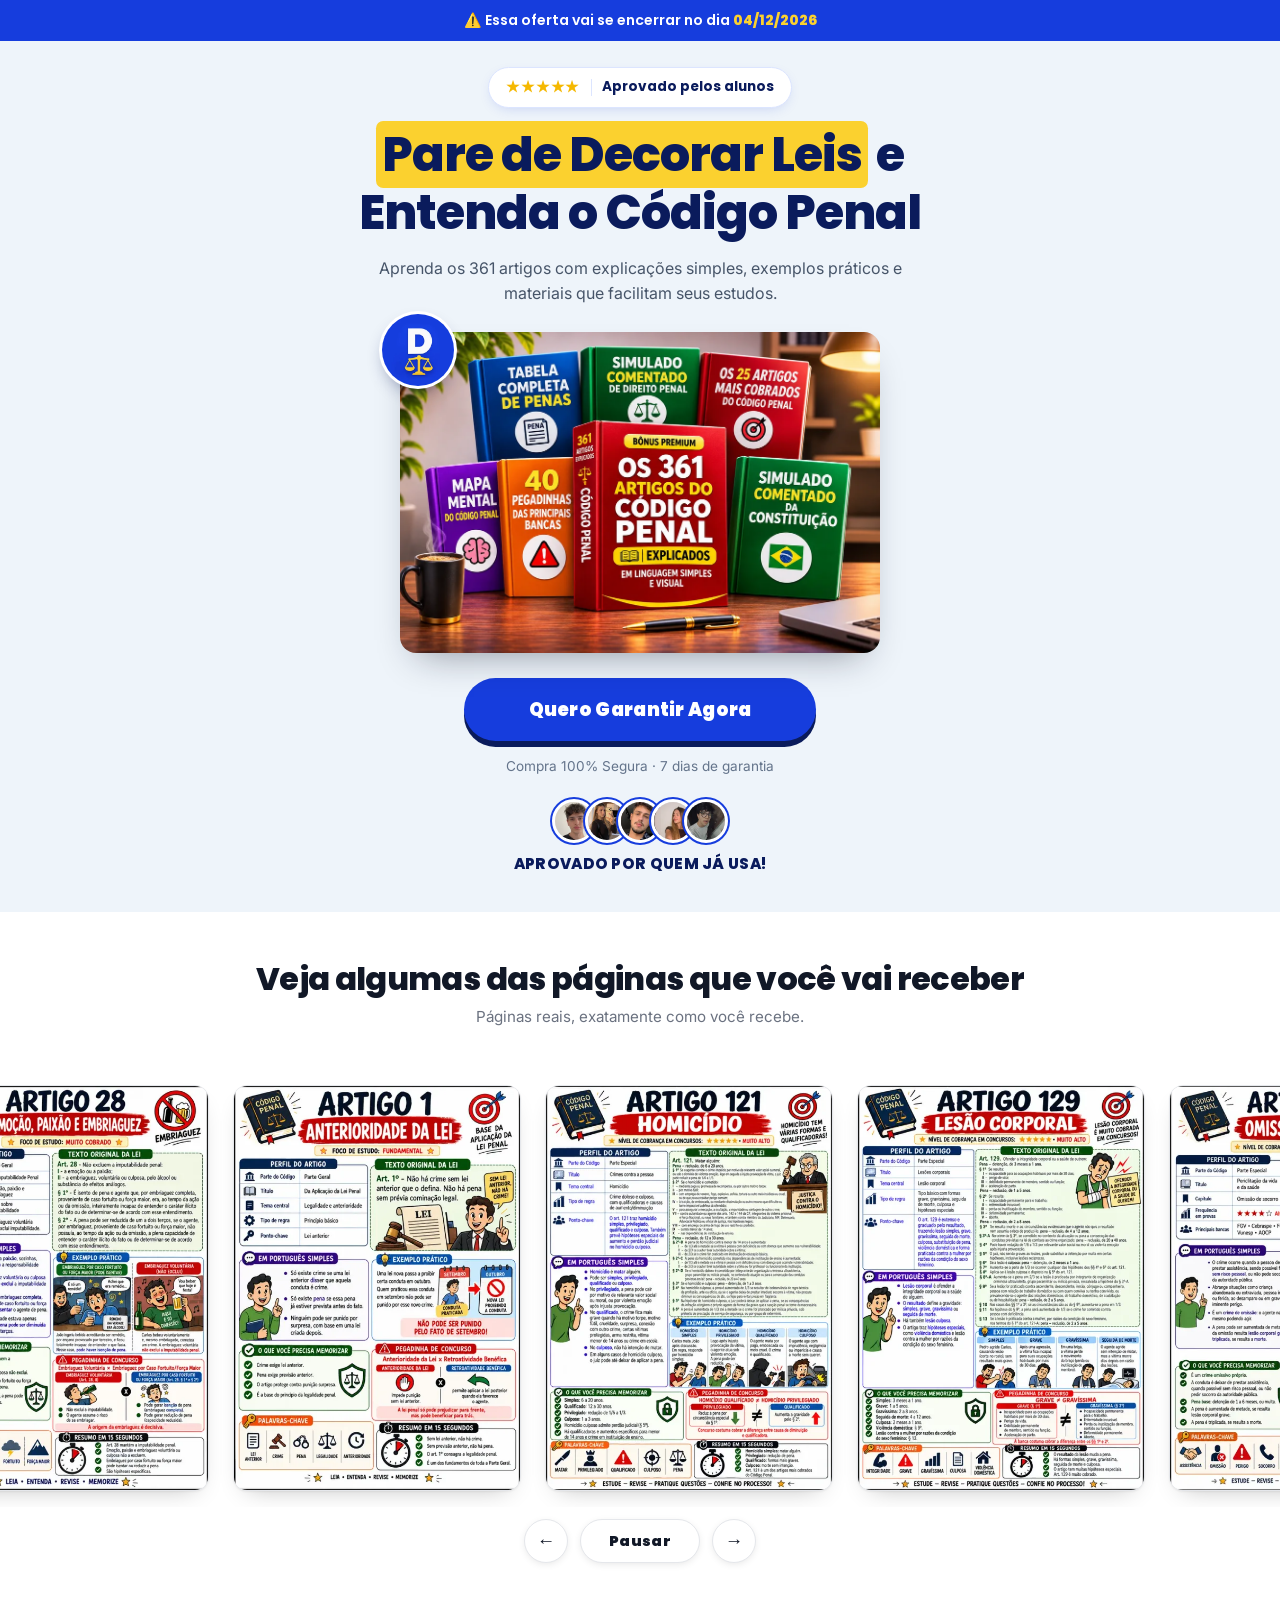
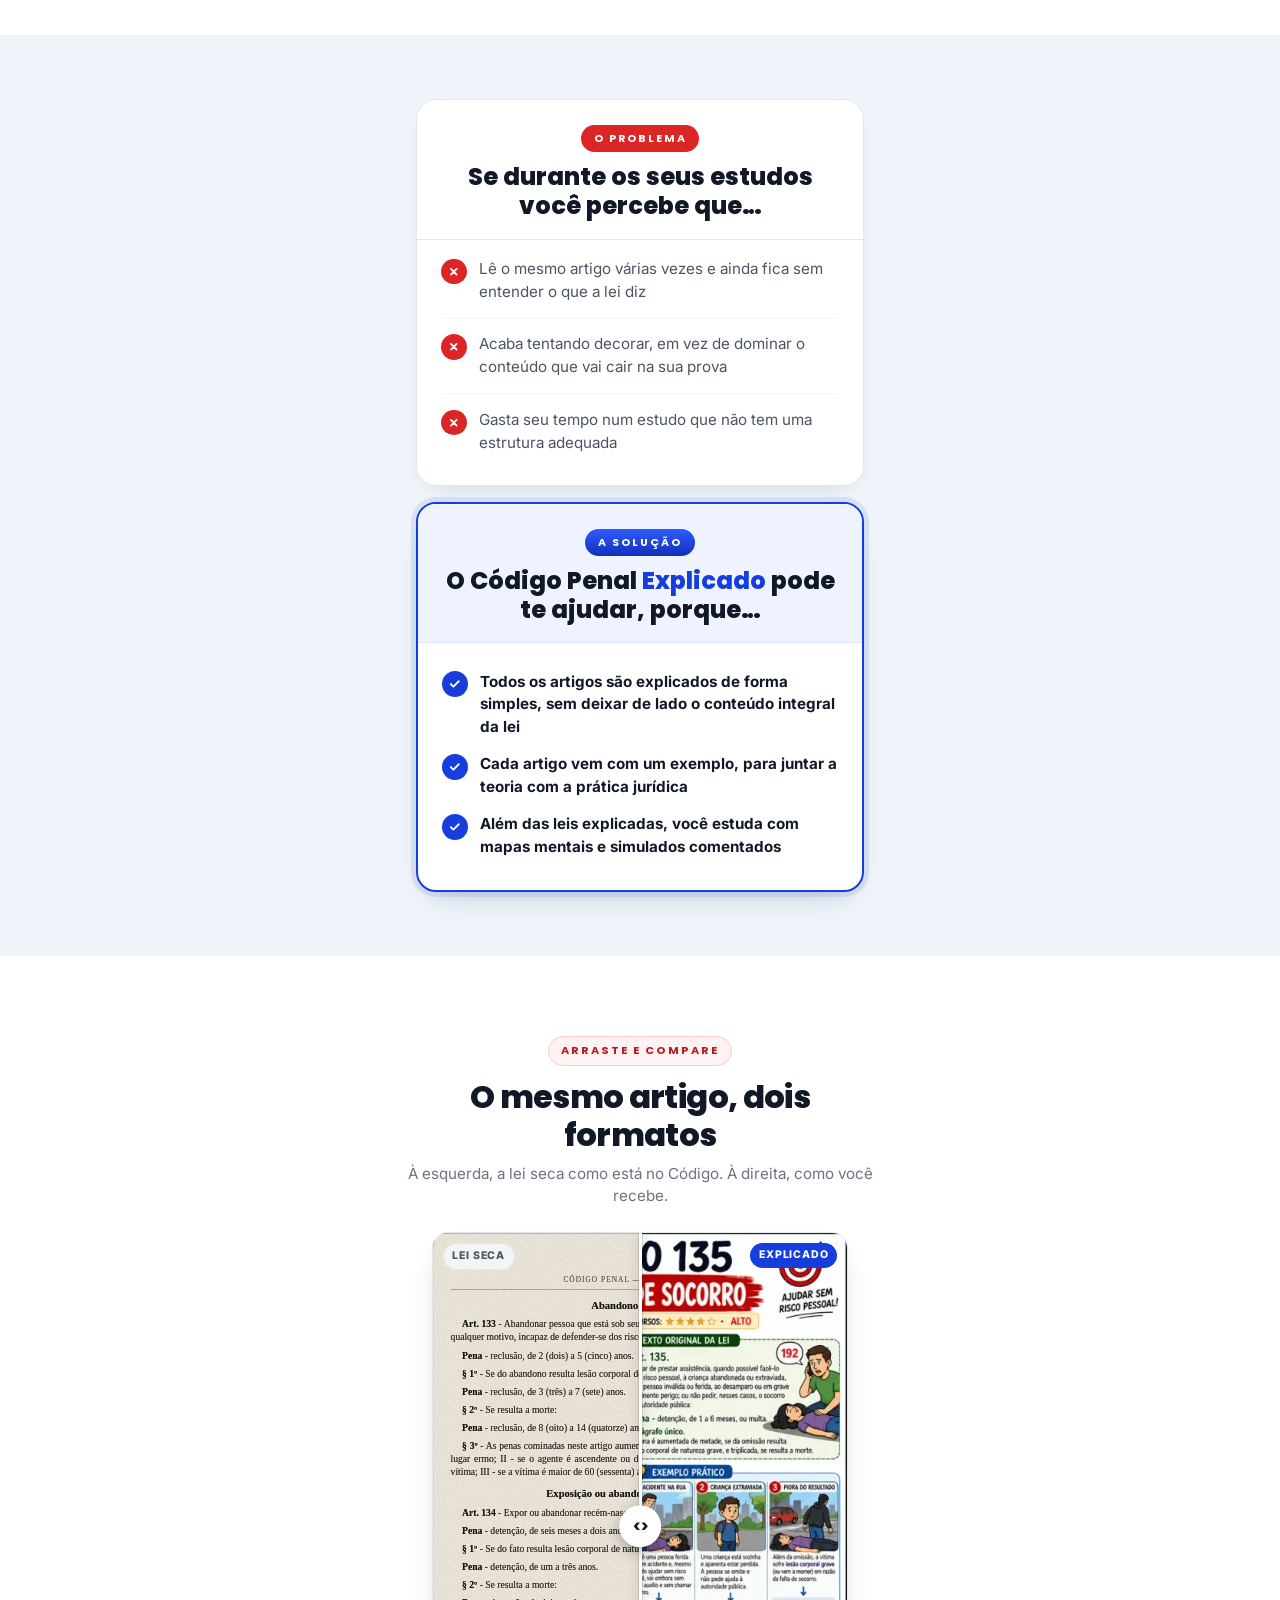
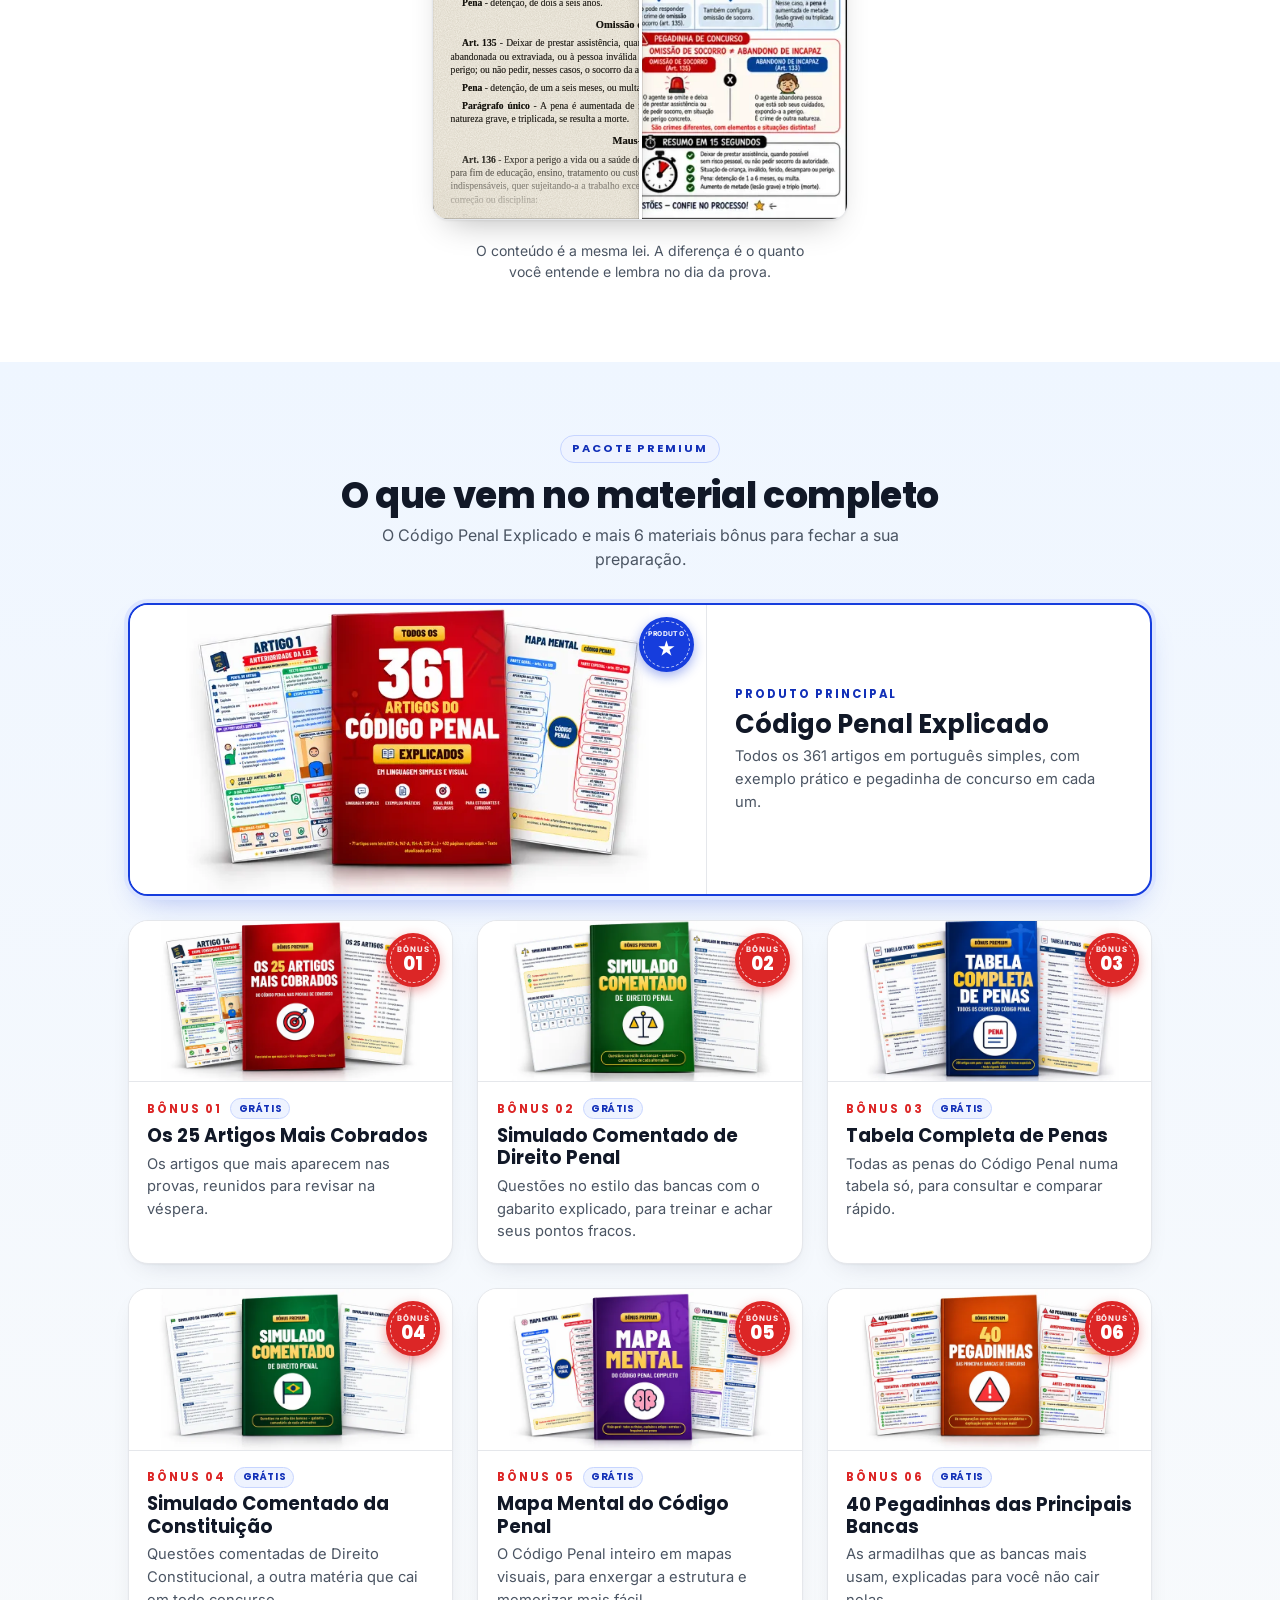
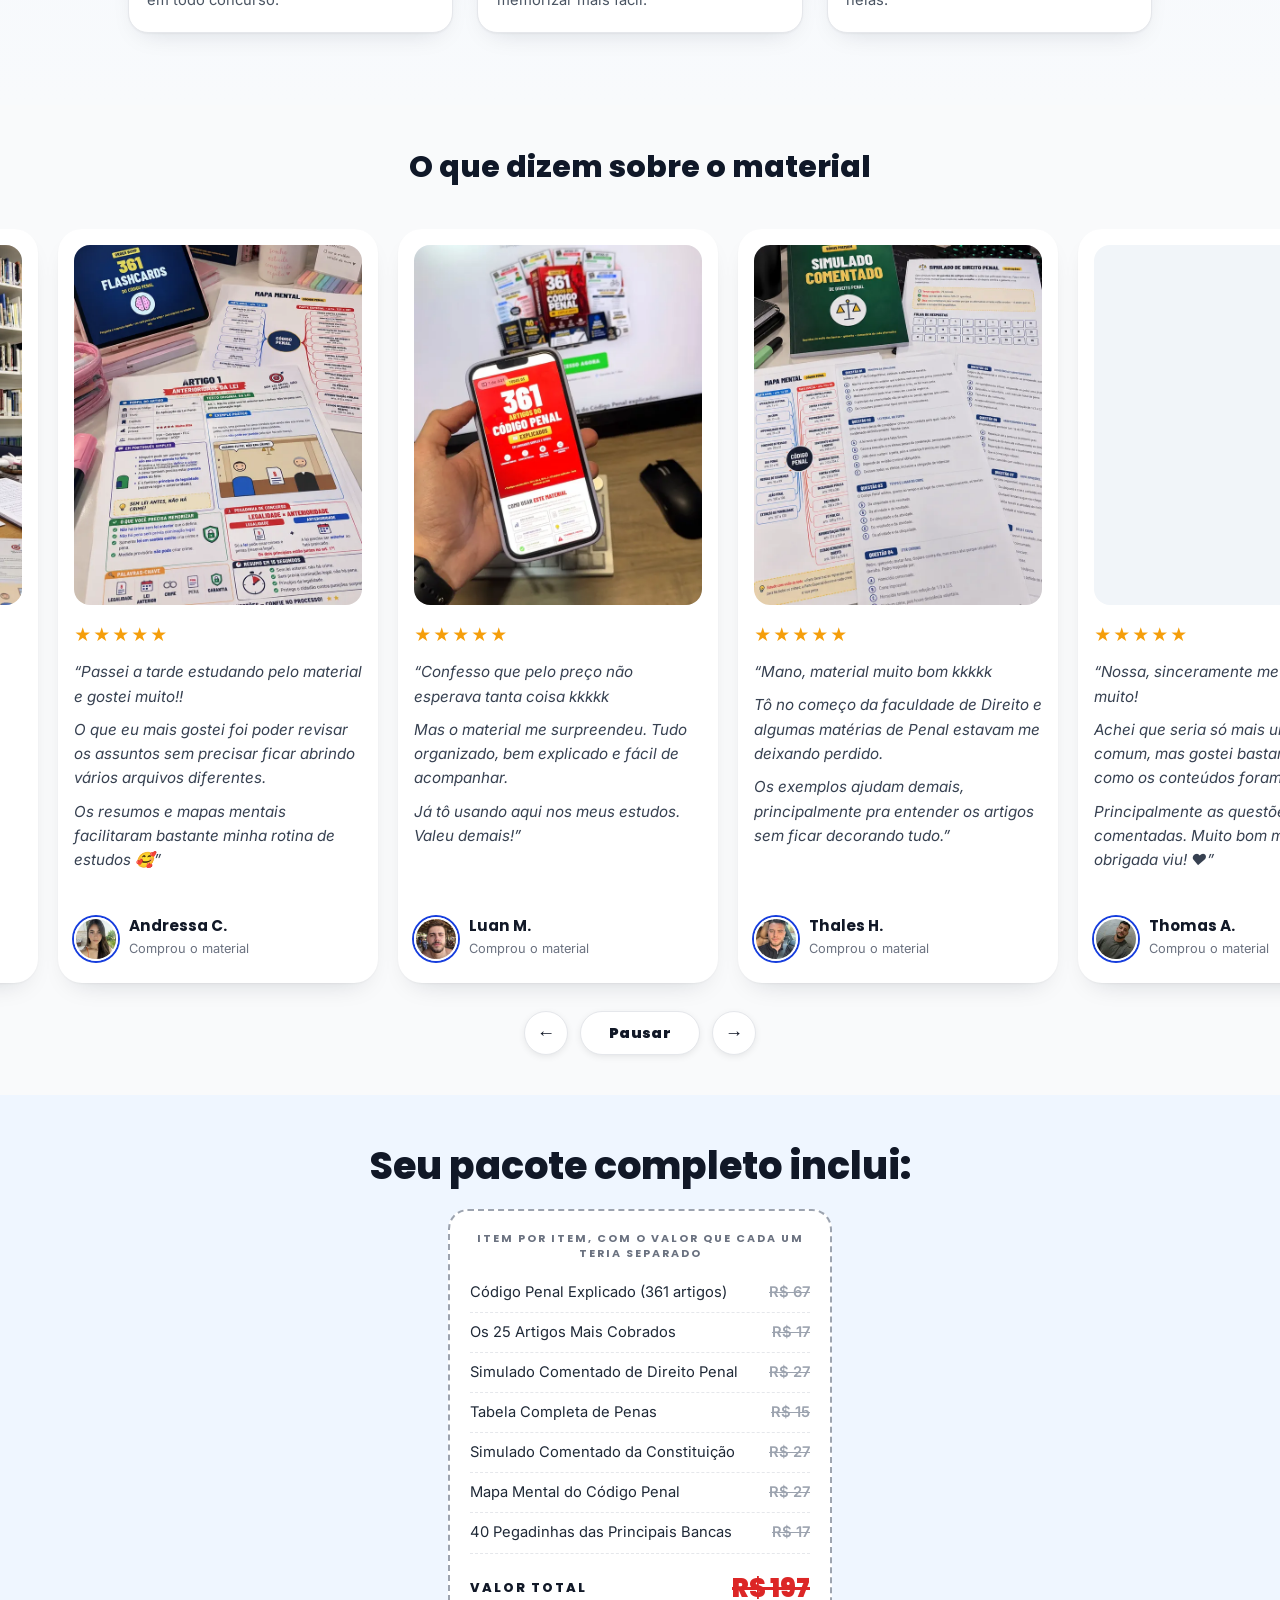
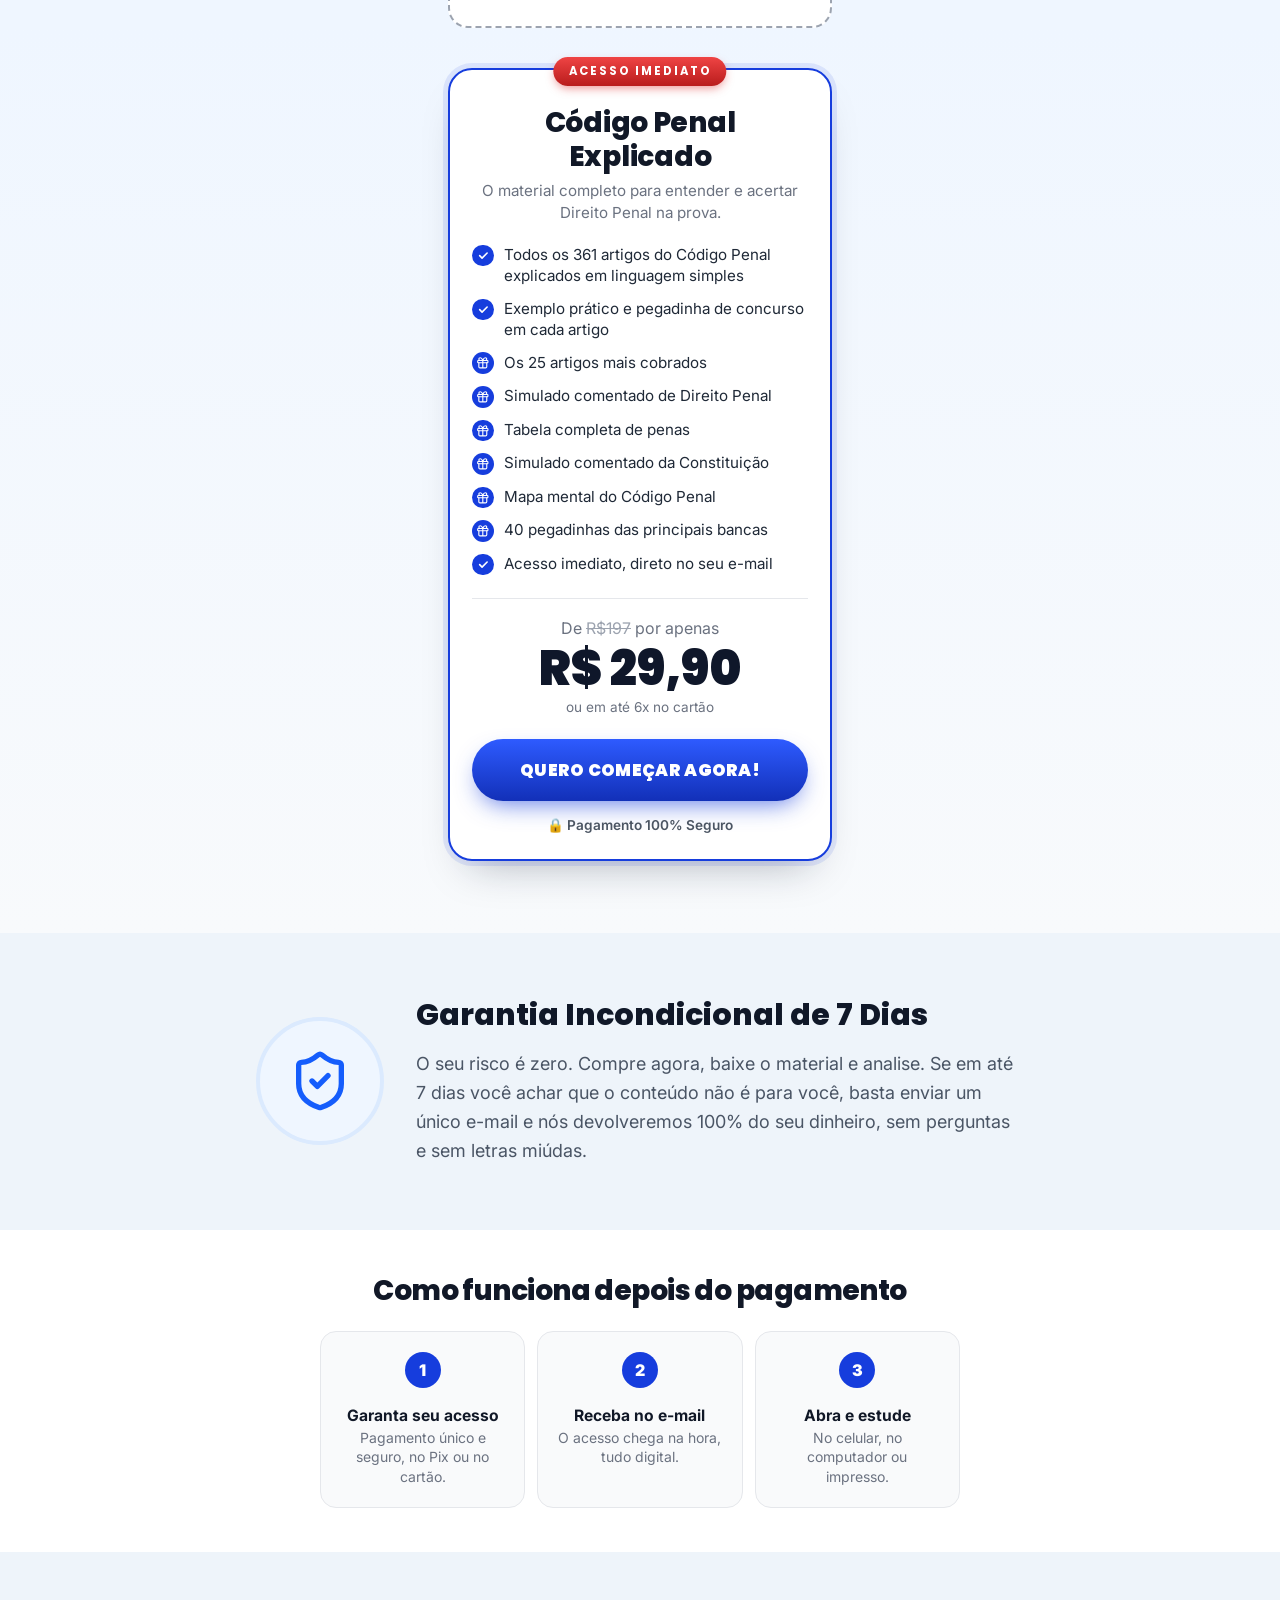
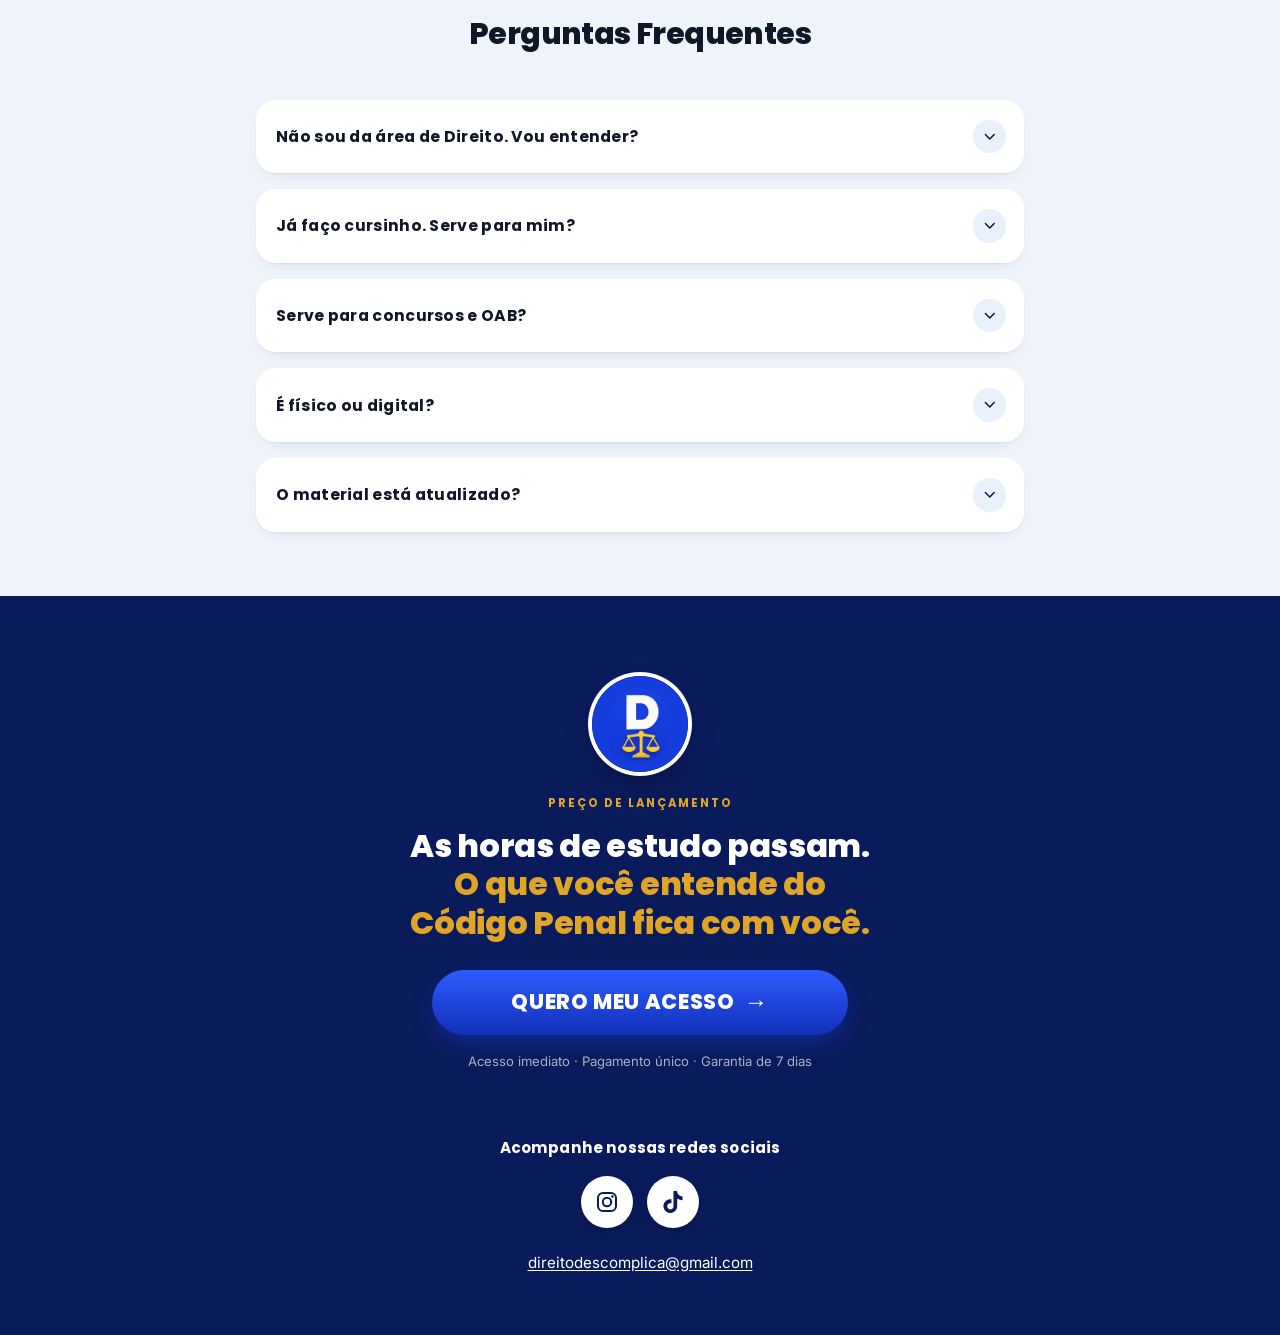
<file: index.html>
<!DOCTYPE html>
<html lang="pt-BR">
  <head>
    <meta charset="utf-8">
    <meta name="viewport" content="width=device-width, initial-scale=1.0">
    <script src="https://utmizey.com.br/v3/utmizey.js" data-utmizey-id="cf27b322-da27-4d6e-b2ea-458f156b24b7" defer></script>
    <script src="https://utmizey.com.br/v3/pixel.js" data-utmizey-pixel="6fd1f375-8a41-4c3f-b0ee-1b8749f5aa23" defer></script>
    <title>Código Penal Explicado de Forma Simples</title>
    <meta name="description" content="Todos os 361 artigos do Código Penal explicados de forma simples e visual.">
    <meta property="og:title" content="Código Penal Explicado">
    <meta property="og:description" content="Todos os 361 artigos do Código Penal explicados de forma simples e visual.">
    <meta property="og:type" content="website">
    <meta property="og:url" content="https://direitodescomplica.vercel.app/">
    <meta property="og:image" content="https://direitodescomplica.vercel.app/img/og.jpg">
    <meta property="og:image:width" content="1200">
    <meta property="og:image:height" content="630">
    <meta name="twitter:card" content="summary_large_image">
    <meta name="twitter:image" content="https://direitodescomplica.vercel.app/img/og.jpg">
    <link rel="icon" href="img/favicon.svg" type="image/svg+xml">
    <link rel="icon" href="img/favicon-32.png" sizes="32x32" type="image/png">
    <link rel="apple-touch-icon" href="img/apple-touch-icon.png">
    <meta name="theme-color" content="#dc2626">
    <link rel="preload" as="image" href="img/header.webp" fetchpriority="high">
    <script type="module" src="js/index-2CjdRaMa.js?v=202611071830"></script>
    <script src="js/depoimentos.js?v=202611072000" defer></script>
    <link rel="preconnect" href="https://fonts.googleapis.com">
    <link rel="preconnect" href="https://fonts.gstatic.com" crossorigin>
    <link rel="stylesheet" href="https://fonts.googleapis.com/css2?family=Inter:wght@400;500;600;700;800;900&family=Poppins:wght@400;500;600;700;800;900&display=swap">
    <link rel="stylesheet" href="css/index-DxMgAhFP.css?v=202611072000">
  </head>
  <body>
    <div id="root"></div>
  </body>
</html>
</file>
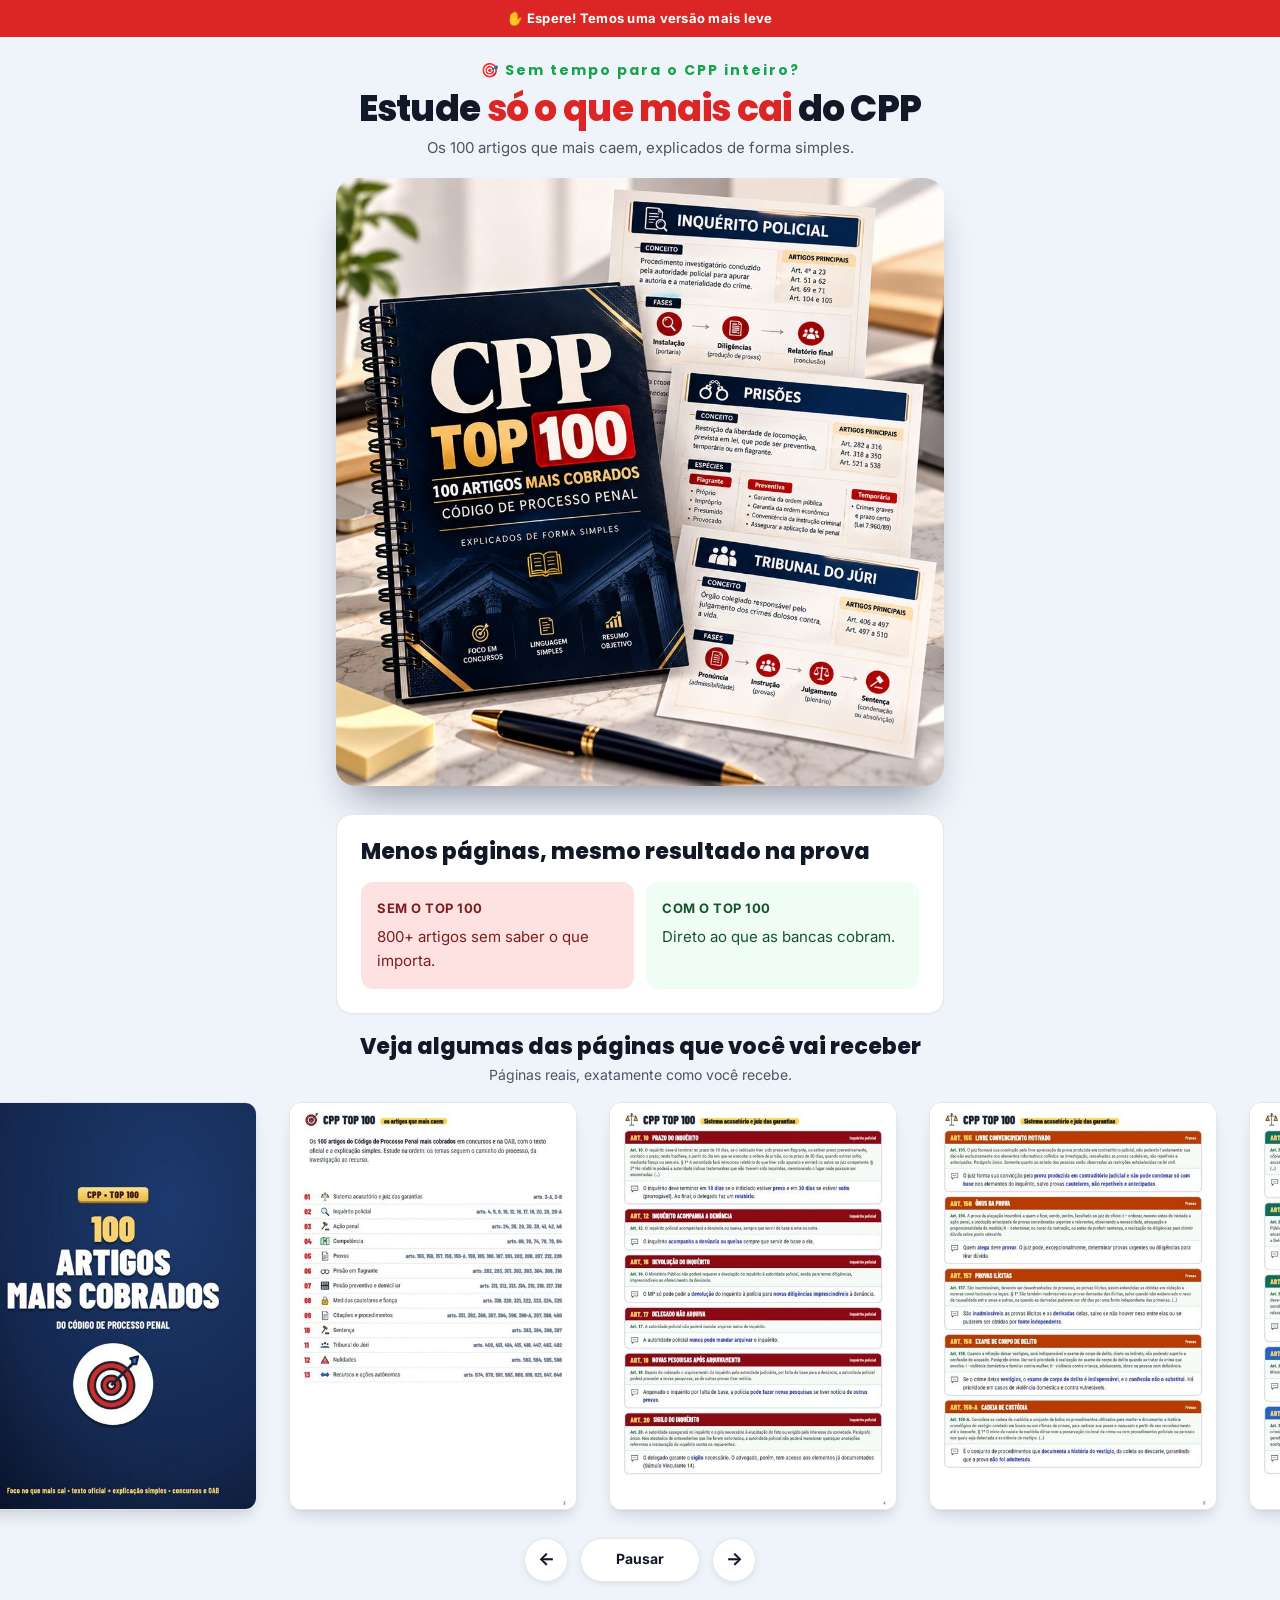
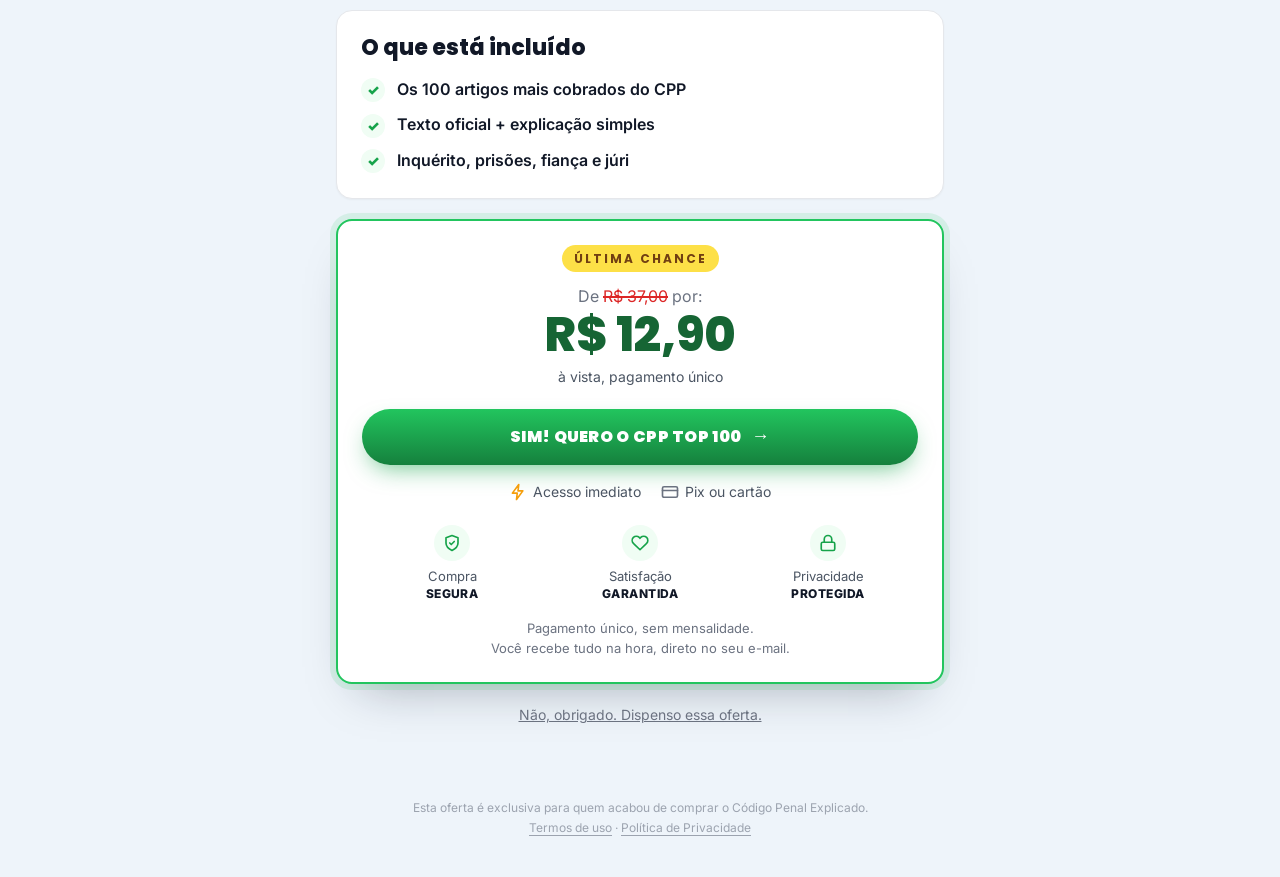
<file: downsell-cpp.html>
<!DOCTYPE html>
<html lang="pt-BR">
  <head>
    <meta charset="utf-8">
    <meta name="viewport" content="width=device-width, initial-scale=1.0">
    <script src="https://utmizey.com.br/v3/utmizey.js" data-utmizey-id="cf27b322-da27-4d6e-b2ea-458f156b24b7" defer></script>
    <script src="https://utmizey.com.br/v3/pixel.js" data-utmizey-pixel="6fd1f375-8a41-4c3f-b0ee-1b8749f5aa23" defer></script>
    <meta name="robots" content="noindex">
    <link rel="icon" href="img/favicon.svg" type="image/svg+xml">
    <link rel="apple-touch-icon" href="img/apple-touch-icon.png">
    <title>Última chance: CPP Top 100</title>
    <link rel="preconnect" href="https://fonts.googleapis.com">
    <link rel="preconnect" href="https://fonts.gstatic.com" crossorigin>
    <link rel="stylesheet" href="https://fonts.googleapis.com/css2?family=Inter:wght@400;500;600;700;800;900&family=Poppins:wght@400;500;600;700;800;900&display=swap">
    <link rel="stylesheet" href="css/funil.css?v=202611062000">
    <link rel="preload" as="image" href="img/kit-cpp-top100.jpg" fetchpriority="high">
    <script src="js/funil.js?v=202610291830" defer></script>
    <link rel="prefetch" href="upsell-legislacao.html">
    <link rel="prefetch" as="image" href="img/kit-legislacao.jpg">
    <script type="speculationrules">{"prefetch": [{"source": "list", "urls": ["upsell-legislacao.html"]}]}</script>
  </head>
  <body>
    <div class="faixa">✋ Espere! Temos uma versão mais leve</div>

    <main>
      <header class="topo">
        <p class="pre">🎯 Sem tempo para o CPP inteiro?</p>
        <h1>Estude <mark>só o que mais cai</mark> do CPP</h1>
        <p class="sub">Os 100 artigos que mais caem, explicados de forma simples.</p>
      </header>

      <img class="foto-produto" fetchpriority="high" src="img/kit-cpp-top100.jpg" width="1000" height="1000"
           alt="CPP Top 100: caderno com os 100 artigos mais cobrados do Código de Processo Penal e fichas de inquérito, prisões e júri">

      <section class="card">
        <h2>Menos páginas, mesmo resultado na prova</h2>
        <div class="comparativo">
          <div class="ruim"><b>Sem o Top 100</b>800+ artigos sem saber o que importa.</div>
          <div class="bom"><b>Com o Top 100</b>Direto ao que as bancas cobram.</div>
        </div>
      </section>

      <section class="vitrine">
        <h2>Veja algumas das páginas que você vai receber</h2>
        <p class="vitrine-sub">Páginas reais, exatamente como você recebe.</p>
        <div class="carrossel">
          <div class="carrossel-trilho">
            <img src="img/top100-paginas/pagina-01.jpg" width="480" height="680" alt="Capa do CPP Top 100" loading="lazy" decoding="async">
            <img src="img/top100-paginas/pagina-02.jpg" width="480" height="680" alt="Sumário com os 13 temas e os artigos" loading="lazy" decoding="async">
            <img src="img/top100-paginas/pagina-04.jpg" width="480" height="680" alt="Página de artigos sobre inquérito policial" loading="lazy" decoding="async">
            <img src="img/top100-paginas/pagina-08.jpg" width="480" height="680" alt="Página de artigos sobre provas" loading="lazy" decoding="async">
            <img src="img/top100-paginas/pagina-12.jpg" width="480" height="680" alt="Página de artigos sobre prisão" loading="lazy" decoding="async">
            <img src="img/top100-paginas/pagina-15.jpg" width="480" height="680" alt="Página de artigos sobre medidas cautelares e fiança" loading="lazy" decoding="async">
            <img src="img/top100-paginas/pagina-19.jpg" width="480" height="680" alt="Página de artigos sobre o Tribunal do Júri" loading="lazy" decoding="async">
            <img src="img/top100-paginas/pagina-23.jpg" width="480" height="680" alt="Resumo final" loading="lazy" decoding="async">
            <!-- Cópia para o loop contínuo -->
            <img src="img/top100-paginas/pagina-01.jpg" width="480" height="680" alt="" aria-hidden="true" loading="lazy" decoding="async">
            <img src="img/top100-paginas/pagina-02.jpg" width="480" height="680" alt="" aria-hidden="true" loading="lazy" decoding="async">
            <img src="img/top100-paginas/pagina-04.jpg" width="480" height="680" alt="" aria-hidden="true" loading="lazy" decoding="async">
            <img src="img/top100-paginas/pagina-08.jpg" width="480" height="680" alt="" aria-hidden="true" loading="lazy" decoding="async">
            <img src="img/top100-paginas/pagina-12.jpg" width="480" height="680" alt="" aria-hidden="true" loading="lazy" decoding="async">
            <img src="img/top100-paginas/pagina-15.jpg" width="480" height="680" alt="" aria-hidden="true" loading="lazy" decoding="async">
            <img src="img/top100-paginas/pagina-19.jpg" width="480" height="680" alt="" aria-hidden="true" loading="lazy" decoding="async">
            <img src="img/top100-paginas/pagina-23.jpg" width="480" height="680" alt="" aria-hidden="true" loading="lazy" decoding="async">
          </div>
        </div>
      </section>

      <section class="card">
        <h2>O que está incluído</h2>
        <ul class="lista compacta">
          <li><strong>Os 100 artigos mais cobrados do CPP</strong></li>
          <li><strong>Texto oficial + explicação simples</strong></li>
          <li><strong>Inquérito, prisões, fiança e júri</strong></li>
        </ul>
      </section>

      <section class="card oferta">
        <span class="selo">Última chance</span>
        <p class="de">De <s>R$ 37,00</s> por:</p>
        <p class="preco">R$ 12,90</p>
        <p class="nota">à vista, pagamento único</p>

        <!-- Se a plataforma tiver upsell de 1 clique (Kiwify/Hotmart), cole o script dela no lugar deste botão. -->
        <a class="btn btn-verde btn-pulso" data-checkout="cpp-top100" href="#">Sim! Quero o CPP Top 100</a>

        <div class="pos">
          <p class="pag"><span><i class="raio"><svg viewBox="0 0 24 24" fill="none" stroke="currentColor" stroke-width="2.2" stroke-linecap="round" stroke-linejoin="round" aria-hidden="true"><path d="M13 2L4.5 13.5H11L10 22l8.5-11.5H12L13 2z"/></svg></i>Acesso imediato</span><span><i><svg viewBox="0 0 24 24" fill="none" stroke="currentColor" stroke-width="2.2" stroke-linecap="round" stroke-linejoin="round" aria-hidden="true"><rect x="2" y="5" width="20" height="14" rx="2"/><path d="M2 10h20"/></svg></i>Pix ou cartão</span></p>
          <div class="selos3">
            <div><span class="ico"><svg viewBox="0 0 24 24" fill="none" stroke="currentColor" stroke-width="2.2" stroke-linecap="round" stroke-linejoin="round" aria-hidden="true"><path d="M12 22s8-4 8-10V5l-8-3-8 3v7c0 6 8 10 8 10z"/><path d="M9 12l2 2 4-4"/></svg></span>Compra<strong>SEGURA</strong></div>
            <div><span class="ico"><svg viewBox="0 0 24 24" fill="none" stroke="currentColor" stroke-width="2.2" stroke-linecap="round" stroke-linejoin="round" aria-hidden="true"><path d="M20.8 4.6a5.5 5.5 0 0 0-7.8 0L12 5.7l-1-1.1a5.5 5.5 0 0 0-7.8 7.8l1 1.1L12 21l7.8-7.5 1-1.1a5.5 5.5 0 0 0 0-7.8z"/></svg></span>Satisfação<strong>GARANTIDA</strong></div>
            <div><span class="ico"><svg viewBox="0 0 24 24" fill="none" stroke="currentColor" stroke-width="2.2" stroke-linecap="round" stroke-linejoin="round" aria-hidden="true"><rect x="3" y="11" width="18" height="11" rx="2"/><path d="M7 11V7a5 5 0 0 1 10 0v4"/></svg></span>Privacidade<strong>PROTEGIDA</strong></div>
          </div>
          <p class="pos-txt">Pagamento único, sem mensalidade.<br>Você recebe tudo na hora, direto no seu e-mail.</p>
        </div>
      </section>

      <a class="recusar" href="upsell-legislacao.html">Não, obrigado. Dispenso essa oferta.</a>
    </main>

    <footer>Esta oferta é exclusiva para quem acabou de comprar o Código Penal Explicado.<br><a href="termos-de-uso.html">Termos de uso</a> · <a href="politica-privacidade.html">Política de Privacidade</a></footer>
  </body>
</html>
</file>
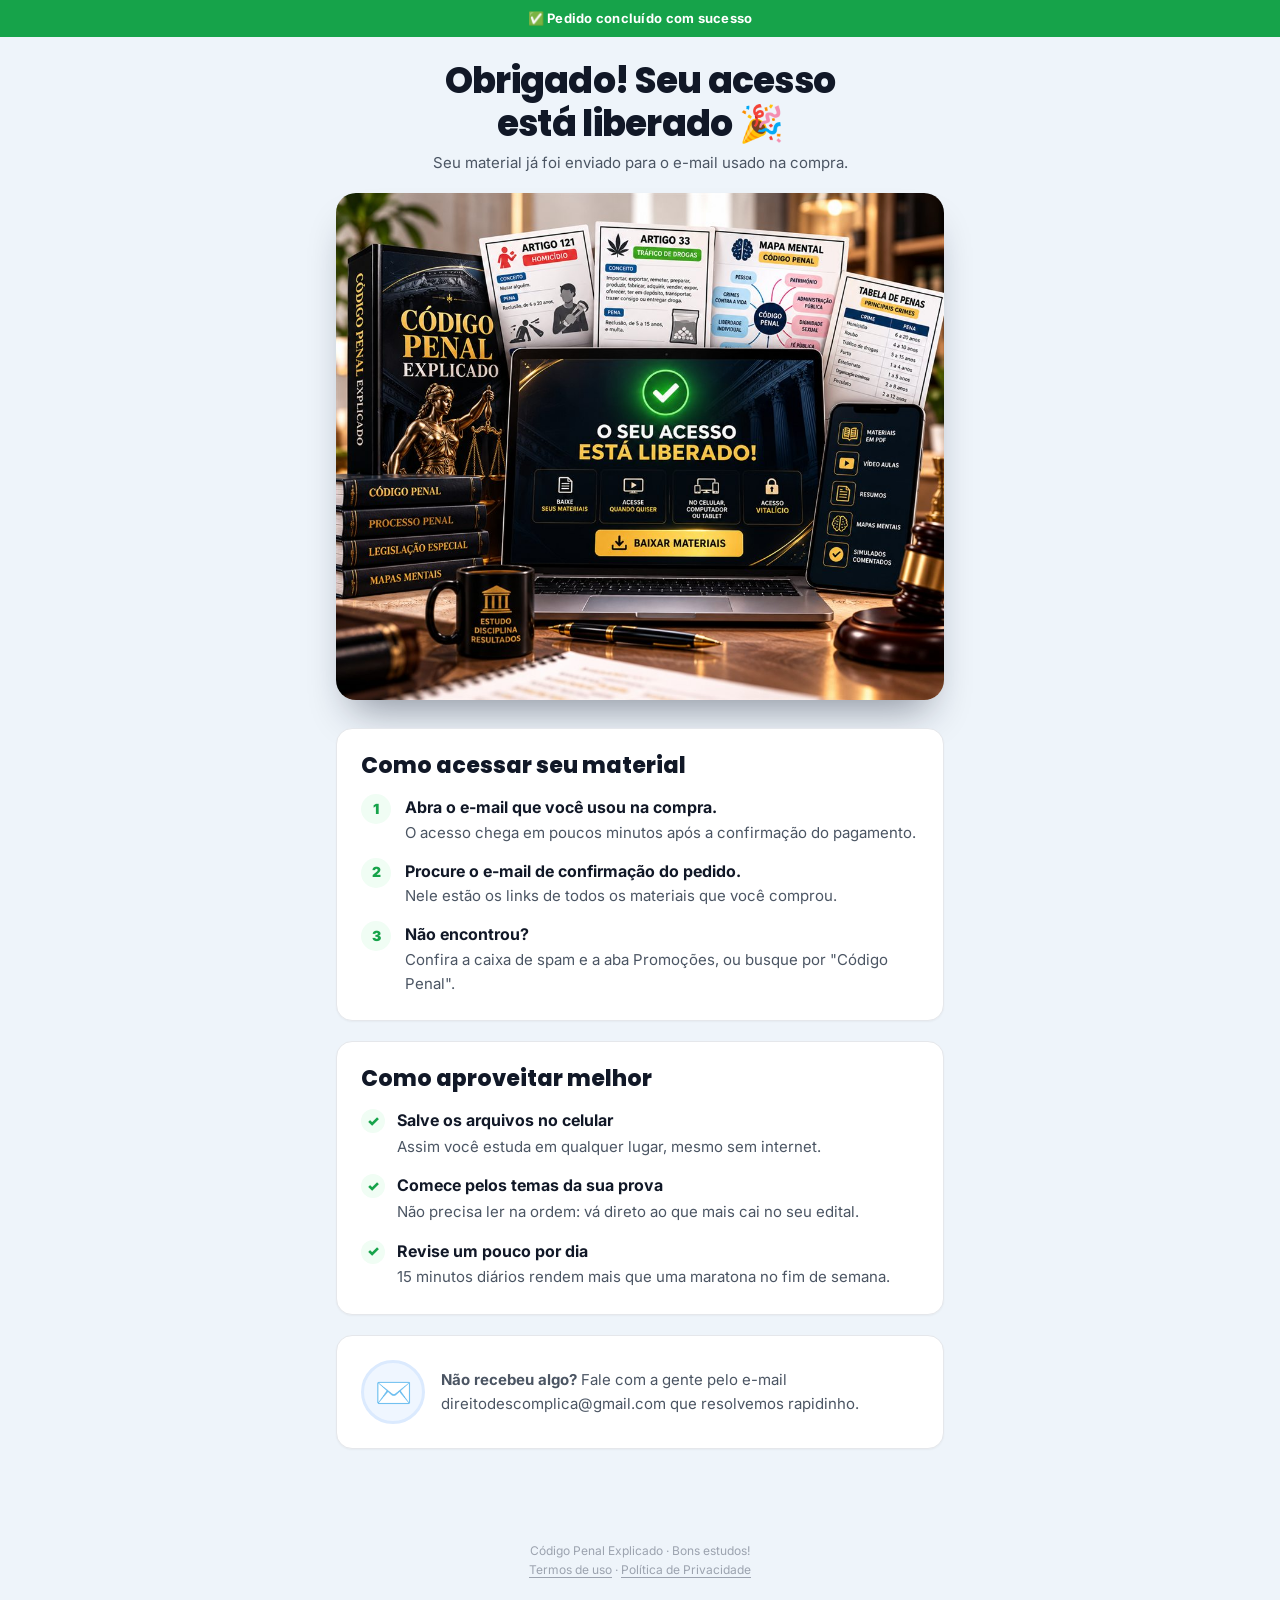
<file: obrigado.html>
<!DOCTYPE html>
<html lang="pt-BR">
  <head>
    <meta charset="utf-8">
    <meta name="viewport" content="width=device-width, initial-scale=1.0">
    <script src="https://utmizey.com.br/v3/utmizey.js" data-utmizey-id="cf27b322-da27-4d6e-b2ea-458f156b24b7" defer></script>
    <script src="https://utmizey.com.br/v3/pixel.js" data-utmizey-pixel="6fd1f375-8a41-4c3f-b0ee-1b8749f5aa23" defer></script>
    <meta name="robots" content="noindex">
    <link rel="icon" href="img/favicon.svg" type="image/svg+xml">
    <link rel="apple-touch-icon" href="img/apple-touch-icon.png">
    <title>Seu acesso está liberado</title>
    <link rel="preconnect" href="https://fonts.googleapis.com">
    <link rel="preconnect" href="https://fonts.gstatic.com" crossorigin>
    <link rel="stylesheet" href="https://fonts.googleapis.com/css2?family=Inter:wght@400;500;600;700;800;900&family=Poppins:wght@400;500;600;700;800;900&display=swap">
    <link rel="stylesheet" href="css/funil.css?v=202611062000">
    <link rel="preload" as="image" href="img/obrigado.jpg" fetchpriority="high">
    <script src="js/funil.js?v=202610291830" defer></script>
  </head>
  <body>
    <div class="faixa verde">✅ Pedido concluído com sucesso</div>

    <main>
      <header class="topo">
        <h1>Obrigado! Seu acesso está liberado 🎉</h1>
        <p class="sub">Seu material já foi enviado para o e-mail usado na compra.</p>
      </header>

      <img class="foto-produto" fetchpriority="high" src="img/obrigado.jpg" width="1000" height="833"
           alt="Seu acesso está liberado: materiais do Código Penal, Processo Penal e Legislação Especial no computador e no celular">

      <section class="card">
        <h2>Como acessar seu material</h2>
        <ol class="passos">
          <li><strong>Abra o e-mail que você usou na compra.</strong> O acesso chega em poucos minutos após a confirmação do pagamento.</li>
          <li><strong>Procure o e-mail de confirmação do pedido.</strong> Nele estão os links de todos os materiais que você comprou.</li>
          <li><strong>Não encontrou?</strong> Confira a caixa de spam e a aba Promoções, ou busque por "Código Penal".</li>
        </ol>
      </section>

      <section class="card">
        <h2>Como aproveitar melhor</h2>
        <ul class="lista">
          <li><div><strong>Salve os arquivos no celular</strong><span>Assim você estuda em qualquer lugar, mesmo sem internet.</span></div></li>
          <li><div><strong>Comece pelos temas da sua prova</strong><span>Não precisa ler na ordem: vá direto ao que mais cai no seu edital.</span></div></li>
          <li><div><strong>Revise um pouco por dia</strong><span>15 minutos diários rendem mais que uma maratona no fim de semana.</span></div></li>
        </ul>
      </section>

      <section class="card garantia">
        <div class="icone" aria-hidden="true">✉️</div>
        <p><strong>Não recebeu algo?</strong> Fale com a gente pelo e-mail <span data-email></span> que resolvemos rapidinho.</p>
      </section>
    </main>

    <footer>Código Penal Explicado · Bons estudos!<br><a href="termos-de-uso.html">Termos de uso</a> · <a href="politica-privacidade.html">Política de Privacidade</a></footer>
  </body>
</html>
</file>
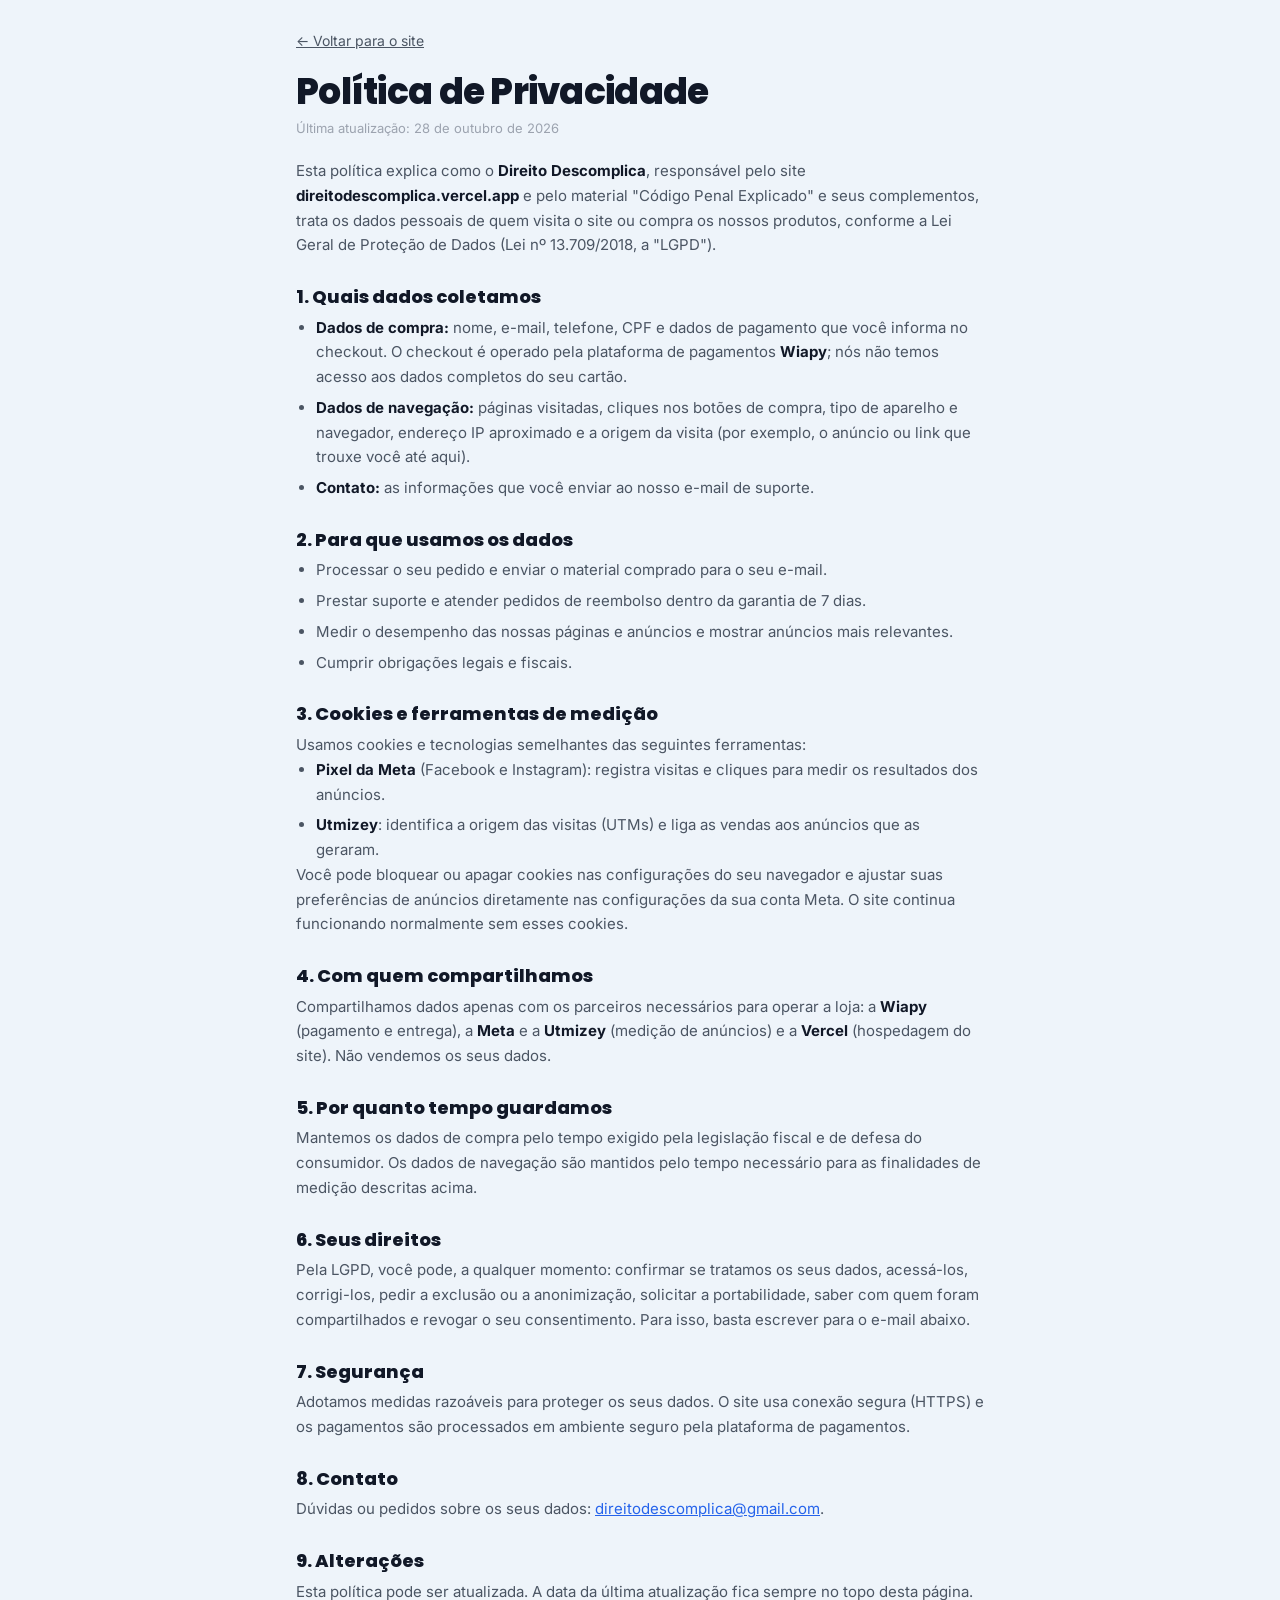
<file: politica-privacidade.html>
<!DOCTYPE html>
<html lang="pt-BR">
  <head>
    <meta charset="utf-8">
    <meta name="viewport" content="width=device-width, initial-scale=1.0">
    <title>Política de Privacidade · Direito Descomplica</title>
    <meta name="description" content="Como o Direito Descomplica coleta, usa e protege os seus dados.">
    <link rel="icon" href="img/favicon.svg" type="image/svg+xml">
    <link rel="apple-touch-icon" href="img/apple-touch-icon.png">
    <link rel="preconnect" href="https://fonts.googleapis.com">
    <link rel="preconnect" href="https://fonts.gstatic.com" crossorigin>
    <link rel="stylesheet" href="https://fonts.googleapis.com/css2?family=Inter:wght@400;500;600;700;800;900&family=Poppins:wght@400;500;600;700;800;900&display=swap">
    <link rel="stylesheet" href="css/funil.css?v=202611062000">
  </head>
  <body>
    <main class="legal">
      <a class="voltar" href="./">← Voltar para o site</a>

      <h1>Política de Privacidade</h1>
      <p class="atualizada">Última atualização: 28 de outubro de 2026</p>

      <p>Esta política explica como o <strong>Direito Descomplica</strong>, responsável pelo site <strong>direitodescomplica.vercel.app</strong> e pelo material "Código Penal Explicado" e seus complementos, trata os dados pessoais de quem visita o site ou compra os nossos produtos, conforme a Lei Geral de Proteção de Dados (Lei nº 13.709/2018, a "LGPD").</p>

      <h2>1. Quais dados coletamos</h2>
      <ul>
        <li><strong>Dados de compra:</strong> nome, e-mail, telefone, CPF e dados de pagamento que você informa no checkout. O checkout é operado pela plataforma de pagamentos <strong>Wiapy</strong>; nós não temos acesso aos dados completos do seu cartão.</li>
        <li><strong>Dados de navegação:</strong> páginas visitadas, cliques nos botões de compra, tipo de aparelho e navegador, endereço IP aproximado e a origem da visita (por exemplo, o anúncio ou link que trouxe você até aqui).</li>
        <li><strong>Contato:</strong> as informações que você enviar ao nosso e-mail de suporte.</li>
      </ul>

      <h2>2. Para que usamos os dados</h2>
      <ul>
        <li>Processar o seu pedido e enviar o material comprado para o seu e-mail.</li>
        <li>Prestar suporte e atender pedidos de reembolso dentro da garantia de 7 dias.</li>
        <li>Medir o desempenho das nossas páginas e anúncios e mostrar anúncios mais relevantes.</li>
        <li>Cumprir obrigações legais e fiscais.</li>
      </ul>

      <h2>3. Cookies e ferramentas de medição</h2>
      <p>Usamos cookies e tecnologias semelhantes das seguintes ferramentas:</p>
      <ul>
        <li><strong>Pixel da Meta</strong> (Facebook e Instagram): registra visitas e cliques para medir os resultados dos anúncios.</li>
        <li><strong>Utmizey</strong>: identifica a origem das visitas (UTMs) e liga as vendas aos anúncios que as geraram.</li>
      </ul>
      <p>Você pode bloquear ou apagar cookies nas configurações do seu navegador e ajustar suas preferências de anúncios diretamente nas configurações da sua conta Meta. O site continua funcionando normalmente sem esses cookies.</p>

      <h2>4. Com quem compartilhamos</h2>
      <p>Compartilhamos dados apenas com os parceiros necessários para operar a loja: a <strong>Wiapy</strong> (pagamento e entrega), a <strong>Meta</strong> e a <strong>Utmizey</strong> (medição de anúncios) e a <strong>Vercel</strong> (hospedagem do site). Não vendemos os seus dados.</p>

      <h2>5. Por quanto tempo guardamos</h2>
      <p>Mantemos os dados de compra pelo tempo exigido pela legislação fiscal e de defesa do consumidor. Os dados de navegação são mantidos pelo tempo necessário para as finalidades de medição descritas acima.</p>

      <h2>6. Seus direitos</h2>
      <p>Pela LGPD, você pode, a qualquer momento: confirmar se tratamos os seus dados, acessá-los, corrigi-los, pedir a exclusão ou a anonimização, solicitar a portabilidade, saber com quem foram compartilhados e revogar o seu consentimento. Para isso, basta escrever para o e-mail abaixo.</p>

      <h2>7. Segurança</h2>
      <p>Adotamos medidas razoáveis para proteger os seus dados. O site usa conexão segura (HTTPS) e os pagamentos são processados em ambiente seguro pela plataforma de pagamentos.</p>

      <h2>8. Contato</h2>
      <p>Dúvidas ou pedidos sobre os seus dados: <a href="mailto:direitodescomplica@gmail.com">direitodescomplica@gmail.com</a>.</p>

      <h2>9. Alterações</h2>
      <p>Esta política pode ser atualizada. A data da última atualização fica sempre no topo desta página.</p>
    </main>
  </body>
</html>
</file>
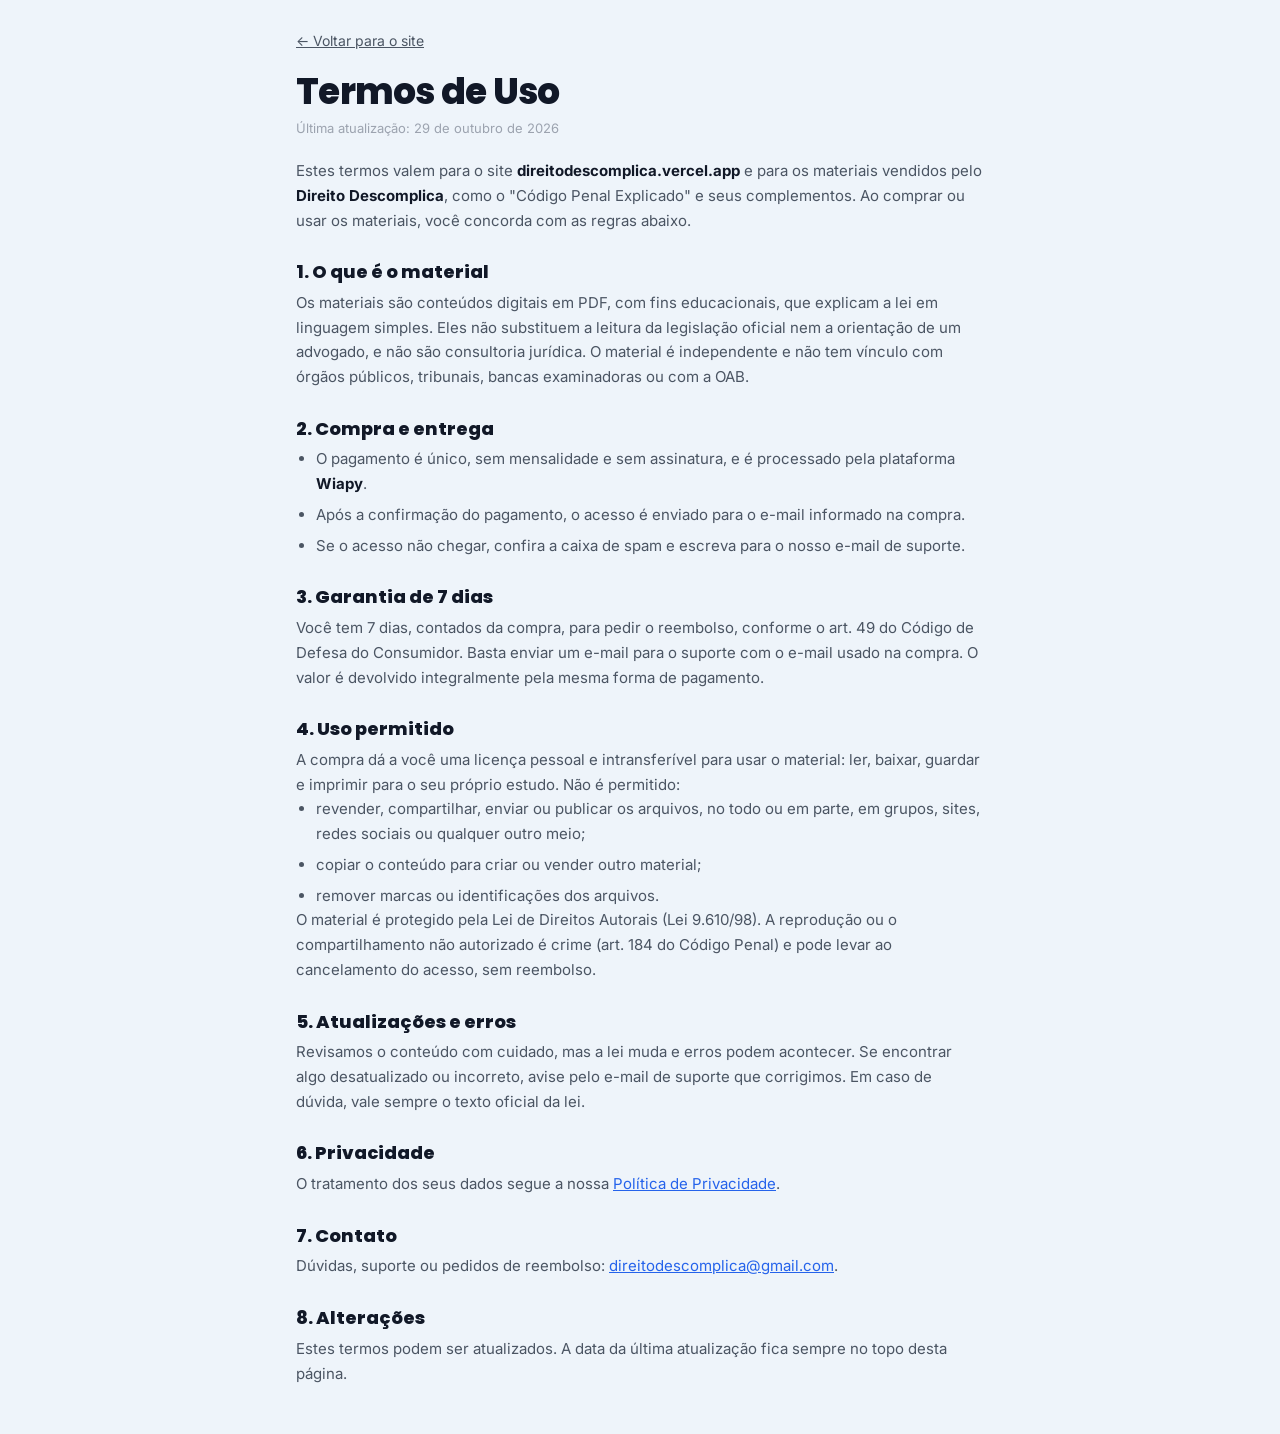
<file: termos-de-uso.html>
<!DOCTYPE html>
<html lang="pt-BR">
  <head>
    <meta charset="utf-8">
    <meta name="viewport" content="width=device-width, initial-scale=1.0">
    <title>Termos de Uso · Direito Descomplica</title>
    <meta name="description" content="Regras de uso do site e dos materiais do Direito Descomplica.">
    <link rel="icon" href="img/favicon.svg" type="image/svg+xml">
    <link rel="apple-touch-icon" href="img/apple-touch-icon.png">
    <link rel="preconnect" href="https://fonts.googleapis.com">
    <link rel="preconnect" href="https://fonts.gstatic.com" crossorigin>
    <link rel="stylesheet" href="https://fonts.googleapis.com/css2?family=Inter:wght@400;500;600;700;800;900&family=Poppins:wght@400;500;600;700;800;900&display=swap">
    <link rel="stylesheet" href="css/funil.css?v=202611062000">
  </head>
  <body>
    <main class="legal">
      <a class="voltar" href="./">← Voltar para o site</a>

      <h1>Termos de Uso</h1>
      <p class="atualizada">Última atualização: 29 de outubro de 2026</p>

      <p>Estes termos valem para o site <strong>direitodescomplica.vercel.app</strong> e para os materiais vendidos pelo <strong>Direito Descomplica</strong>, como o "Código Penal Explicado" e seus complementos. Ao comprar ou usar os materiais, você concorda com as regras abaixo.</p>

      <h2>1. O que é o material</h2>
      <p>Os materiais são conteúdos digitais em PDF, com fins educacionais, que explicam a lei em linguagem simples. Eles não substituem a leitura da legislação oficial nem a orientação de um advogado, e não são consultoria jurídica. O material é independente e não tem vínculo com órgãos públicos, tribunais, bancas examinadoras ou com a OAB.</p>

      <h2>2. Compra e entrega</h2>
      <ul>
        <li>O pagamento é único, sem mensalidade e sem assinatura, e é processado pela plataforma <strong>Wiapy</strong>.</li>
        <li>Após a confirmação do pagamento, o acesso é enviado para o e-mail informado na compra.</li>
        <li>Se o acesso não chegar, confira a caixa de spam e escreva para o nosso e-mail de suporte.</li>
      </ul>

      <h2>3. Garantia de 7 dias</h2>
      <p>Você tem 7 dias, contados da compra, para pedir o reembolso, conforme o art. 49 do Código de Defesa do Consumidor. Basta enviar um e-mail para o suporte com o e-mail usado na compra. O valor é devolvido integralmente pela mesma forma de pagamento.</p>

      <h2>4. Uso permitido</h2>
      <p>A compra dá a você uma licença pessoal e intransferível para usar o material: ler, baixar, guardar e imprimir para o seu próprio estudo. Não é permitido:</p>
      <ul>
        <li>revender, compartilhar, enviar ou publicar os arquivos, no todo ou em parte, em grupos, sites, redes sociais ou qualquer outro meio;</li>
        <li>copiar o conteúdo para criar ou vender outro material;</li>
        <li>remover marcas ou identificações dos arquivos.</li>
      </ul>
      <p>O material é protegido pela Lei de Direitos Autorais (Lei 9.610/98). A reprodução ou o compartilhamento não autorizado é crime (art. 184 do Código Penal) e pode levar ao cancelamento do acesso, sem reembolso.</p>

      <h2>5. Atualizações e erros</h2>
      <p>Revisamos o conteúdo com cuidado, mas a lei muda e erros podem acontecer. Se encontrar algo desatualizado ou incorreto, avise pelo e-mail de suporte que corrigimos. Em caso de dúvida, vale sempre o texto oficial da lei.</p>

      <h2>6. Privacidade</h2>
      <p>O tratamento dos seus dados segue a nossa <a href="politica-privacidade.html">Política de Privacidade</a>.</p>

      <h2>7. Contato</h2>
      <p>Dúvidas, suporte ou pedidos de reembolso: <a href="mailto:direitodescomplica@gmail.com">direitodescomplica@gmail.com</a>.</p>

      <h2>8. Alterações</h2>
      <p>Estes termos podem ser atualizados. A data da última atualização fica sempre no topo desta página.</p>
    </main>
  </body>
</html>
</file>
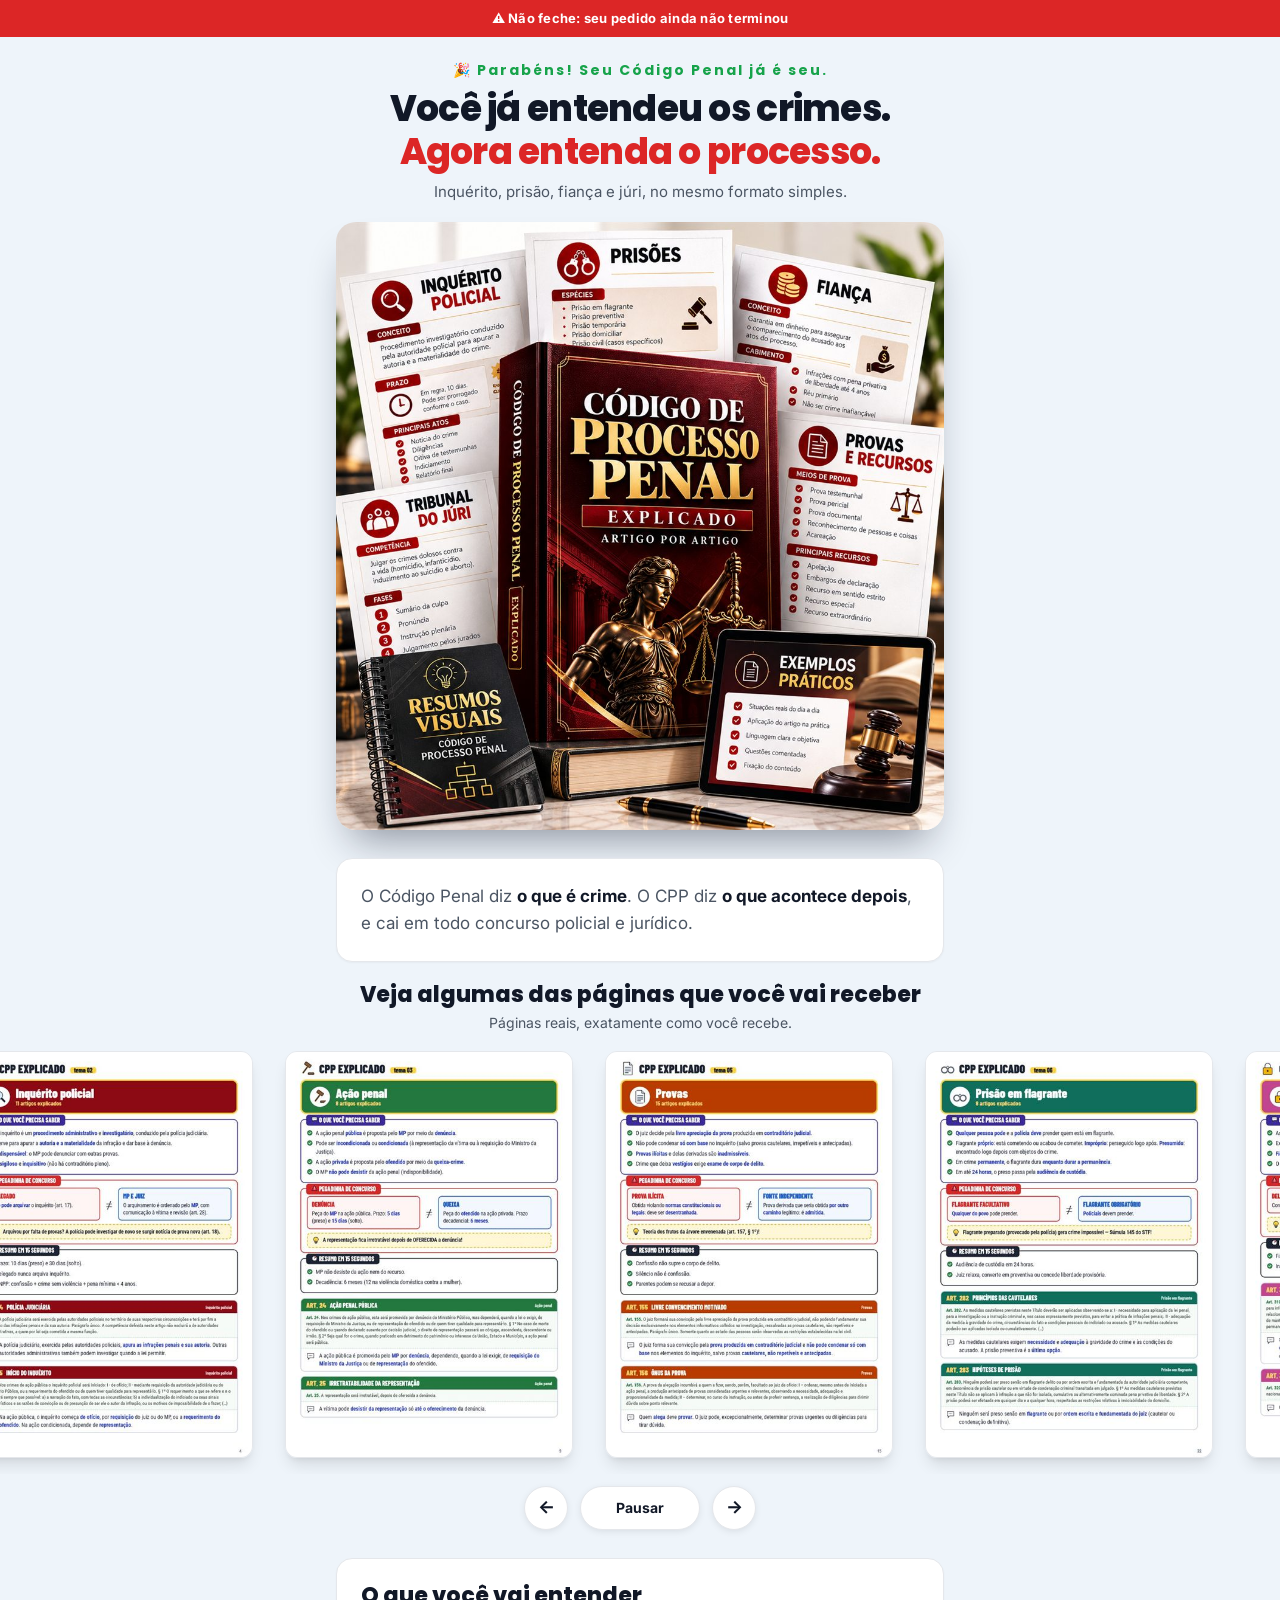
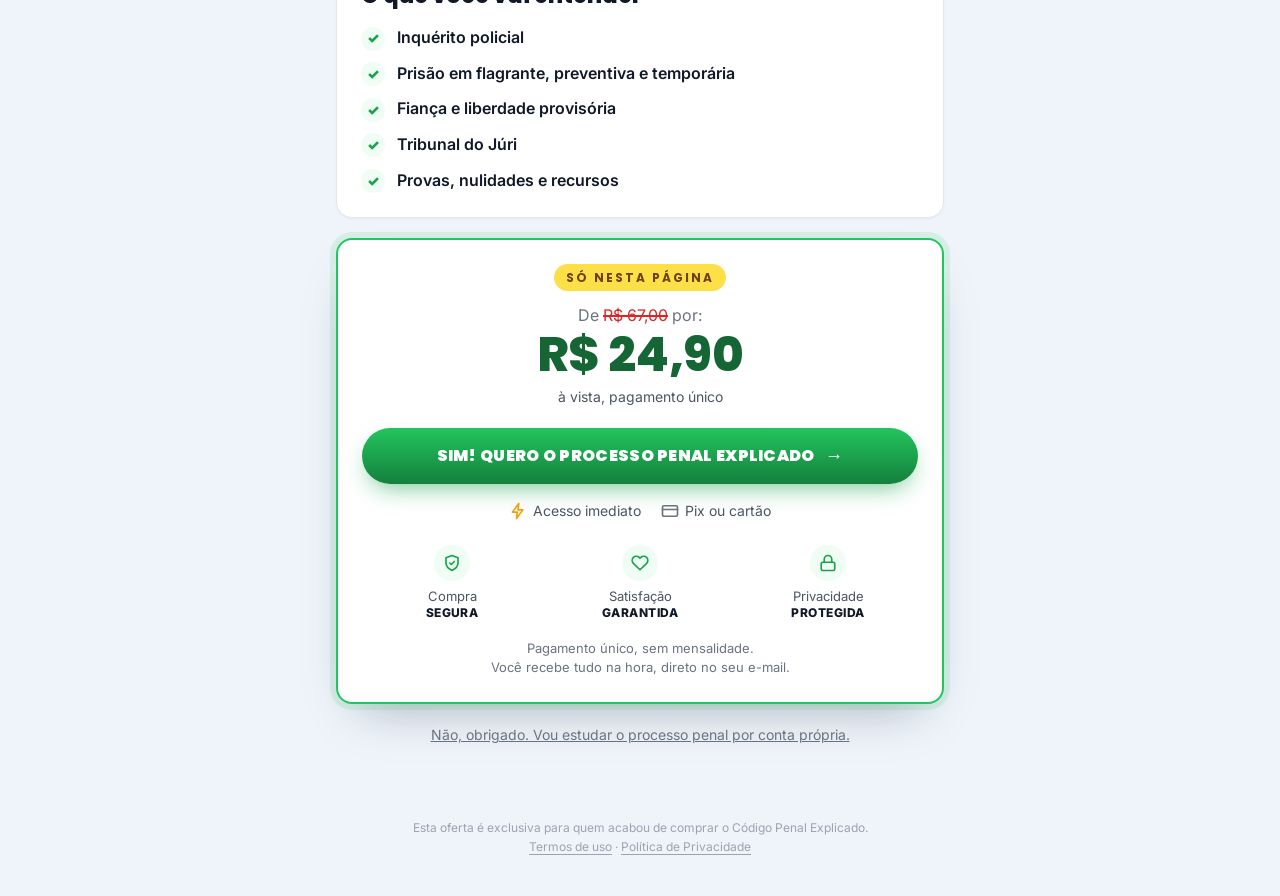
<file: upsell-cpp.html>
<!DOCTYPE html>
<html lang="pt-BR">
  <head>
    <meta charset="utf-8">
    <meta name="viewport" content="width=device-width, initial-scale=1.0">
    <script src="https://utmizey.com.br/v3/utmizey.js" data-utmizey-id="cf27b322-da27-4d6e-b2ea-458f156b24b7" defer></script>
    <script src="https://utmizey.com.br/v3/pixel.js" data-utmizey-pixel="6fd1f375-8a41-4c3f-b0ee-1b8749f5aa23" defer></script>
    <meta name="robots" content="noindex">
    <link rel="icon" href="img/favicon.svg" type="image/svg+xml">
    <link rel="apple-touch-icon" href="img/apple-touch-icon.png">
    <title>Oferta especial: Processo Penal Explicado</title>
    <link rel="preconnect" href="https://fonts.googleapis.com">
    <link rel="preconnect" href="https://fonts.gstatic.com" crossorigin>
    <link rel="stylesheet" href="https://fonts.googleapis.com/css2?family=Inter:wght@400;500;600;700;800;900&family=Poppins:wght@400;500;600;700;800;900&display=swap">
    <link rel="stylesheet" href="css/funil.css?v=202611062000">
    <link rel="preload" as="image" href="img/kit-cpp.jpg" fetchpriority="high">
    <script src="js/funil.js?v=202610291830" defer></script>
    <link rel="prefetch" href="downsell-cpp.html">
    <link rel="prefetch" as="image" href="img/kit-cpp-top100.jpg">
    <script type="speculationrules">{"prefetch": [{"source": "list", "urls": ["downsell-cpp.html"]}]}</script>
  </head>
  <body>
    <div class="faixa">⚠️ Não feche: seu pedido ainda não terminou</div>

    <main>
      <header class="topo">
        <p class="pre">🎉 Parabéns! Seu Código Penal já é seu.</p>
        <h1>Você já entendeu os crimes. <mark>Agora entenda o processo.</mark></h1>
        <p class="sub">Inquérito, prisão, fiança e júri, no mesmo formato simples.</p>
      </header>

      <img class="foto-produto" fetchpriority="high" src="img/kit-cpp.jpg" width="1000" height="1000"
           alt="Código de Processo Penal Explicado: livro, fichas de inquérito, prisões, fiança, júri, provas e recursos, resumos visuais e exemplos práticos">


      <section class="card dor">
        <p>O Código Penal diz <strong>o que é crime</strong>. O CPP diz <strong>o que acontece depois</strong>, e cai em todo concurso policial e jurídico.</p>
      </section>

      <section class="vitrine">
        <h2>Veja algumas das páginas que você vai receber</h2>
        <p class="vitrine-sub">Páginas reais, exatamente como você recebe.</p>
        <div class="carrossel">
          <div class="carrossel-trilho">
            <img src="img/cpp-paginas/pagina-04.jpg" width="480" height="680" alt="Página sobre inquérito policial" loading="lazy" decoding="async">
            <img src="img/cpp-paginas/pagina-09.jpg" width="480" height="680" alt="Página sobre ação penal" loading="lazy" decoding="async">
            <img src="img/cpp-paginas/pagina-15.jpg" width="480" height="680" alt="Página sobre provas" loading="lazy" decoding="async">
            <img src="img/cpp-paginas/pagina-22.jpg" width="480" height="680" alt="Página sobre prisão em flagrante" loading="lazy" decoding="async">
            <img src="img/cpp-paginas/pagina-30.jpg" width="480" height="680" alt="Página sobre medidas cautelares e fiança" loading="lazy" decoding="async">
            <img src="img/cpp-paginas/pagina-40.jpg" width="480" height="680" alt="Página sobre Tribunal do Júri" loading="lazy" decoding="async">
            <img src="img/cpp-paginas/pagina-46.jpg" width="480" height="680" alt="Página sobre recursos" loading="lazy" decoding="async">
            <!-- Cópia para o loop contínuo -->
            <img src="img/cpp-paginas/pagina-04.jpg" width="480" height="680" alt="" aria-hidden="true" loading="lazy" decoding="async">
            <img src="img/cpp-paginas/pagina-09.jpg" width="480" height="680" alt="" aria-hidden="true" loading="lazy" decoding="async">
            <img src="img/cpp-paginas/pagina-15.jpg" width="480" height="680" alt="" aria-hidden="true" loading="lazy" decoding="async">
            <img src="img/cpp-paginas/pagina-22.jpg" width="480" height="680" alt="" aria-hidden="true" loading="lazy" decoding="async">
            <img src="img/cpp-paginas/pagina-30.jpg" width="480" height="680" alt="" aria-hidden="true" loading="lazy" decoding="async">
            <img src="img/cpp-paginas/pagina-40.jpg" width="480" height="680" alt="" aria-hidden="true" loading="lazy" decoding="async">
            <img src="img/cpp-paginas/pagina-46.jpg" width="480" height="680" alt="" aria-hidden="true" loading="lazy" decoding="async">
          </div>
        </div>
      </section>

      <section class="card">
        <h2>O que você vai entender</h2>
        <ul class="lista compacta">
          <li><strong>Inquérito policial</strong></li>
          <li><strong>Prisão em flagrante, preventiva e temporária</strong></li>
          <li><strong>Fiança e liberdade provisória</strong></li>
          <li><strong>Tribunal do Júri</strong></li>
          <li><strong>Provas, nulidades e recursos</strong></li>
        </ul>
      </section>

      <section class="card oferta" id="oferta">
        <span class="selo">Só nesta página</span>
        <p class="de">De <s>R$ 67,00</s> por:</p>
        <p class="preco">R$ 24,90</p>
        <p class="nota">à vista, pagamento único</p>

        <!-- Se a plataforma tiver upsell de 1 clique (Kiwify/Hotmart), cole o script dela no lugar deste botão. -->
        <a class="btn btn-verde btn-pulso" data-checkout="cpp" href="#">Sim! Quero o Processo Penal Explicado</a>

        <div class="pos">
          <p class="pag"><span><i class="raio"><svg viewBox="0 0 24 24" fill="none" stroke="currentColor" stroke-width="2.2" stroke-linecap="round" stroke-linejoin="round" aria-hidden="true"><path d="M13 2L4.5 13.5H11L10 22l8.5-11.5H12L13 2z"/></svg></i>Acesso imediato</span><span><i><svg viewBox="0 0 24 24" fill="none" stroke="currentColor" stroke-width="2.2" stroke-linecap="round" stroke-linejoin="round" aria-hidden="true"><rect x="2" y="5" width="20" height="14" rx="2"/><path d="M2 10h20"/></svg></i>Pix ou cartão</span></p>
          <div class="selos3">
            <div><span class="ico"><svg viewBox="0 0 24 24" fill="none" stroke="currentColor" stroke-width="2.2" stroke-linecap="round" stroke-linejoin="round" aria-hidden="true"><path d="M12 22s8-4 8-10V5l-8-3-8 3v7c0 6 8 10 8 10z"/><path d="M9 12l2 2 4-4"/></svg></span>Compra<strong>SEGURA</strong></div>
            <div><span class="ico"><svg viewBox="0 0 24 24" fill="none" stroke="currentColor" stroke-width="2.2" stroke-linecap="round" stroke-linejoin="round" aria-hidden="true"><path d="M20.8 4.6a5.5 5.5 0 0 0-7.8 0L12 5.7l-1-1.1a5.5 5.5 0 0 0-7.8 7.8l1 1.1L12 21l7.8-7.5 1-1.1a5.5 5.5 0 0 0 0-7.8z"/></svg></span>Satisfação<strong>GARANTIDA</strong></div>
            <div><span class="ico"><svg viewBox="0 0 24 24" fill="none" stroke="currentColor" stroke-width="2.2" stroke-linecap="round" stroke-linejoin="round" aria-hidden="true"><rect x="3" y="11" width="18" height="11" rx="2"/><path d="M7 11V7a5 5 0 0 1 10 0v4"/></svg></span>Privacidade<strong>PROTEGIDA</strong></div>
          </div>
          <p class="pos-txt">Pagamento único, sem mensalidade.<br>Você recebe tudo na hora, direto no seu e-mail.</p>
        </div>
      </section>

      <a class="recusar" href="downsell-cpp.html">Não, obrigado. Vou estudar o processo penal por conta própria.</a>
    </main>

    <footer>Esta oferta é exclusiva para quem acabou de comprar o Código Penal Explicado.<br><a href="termos-de-uso.html">Termos de uso</a> · <a href="politica-privacidade.html">Política de Privacidade</a></footer>
  </body>
</html>
</file>
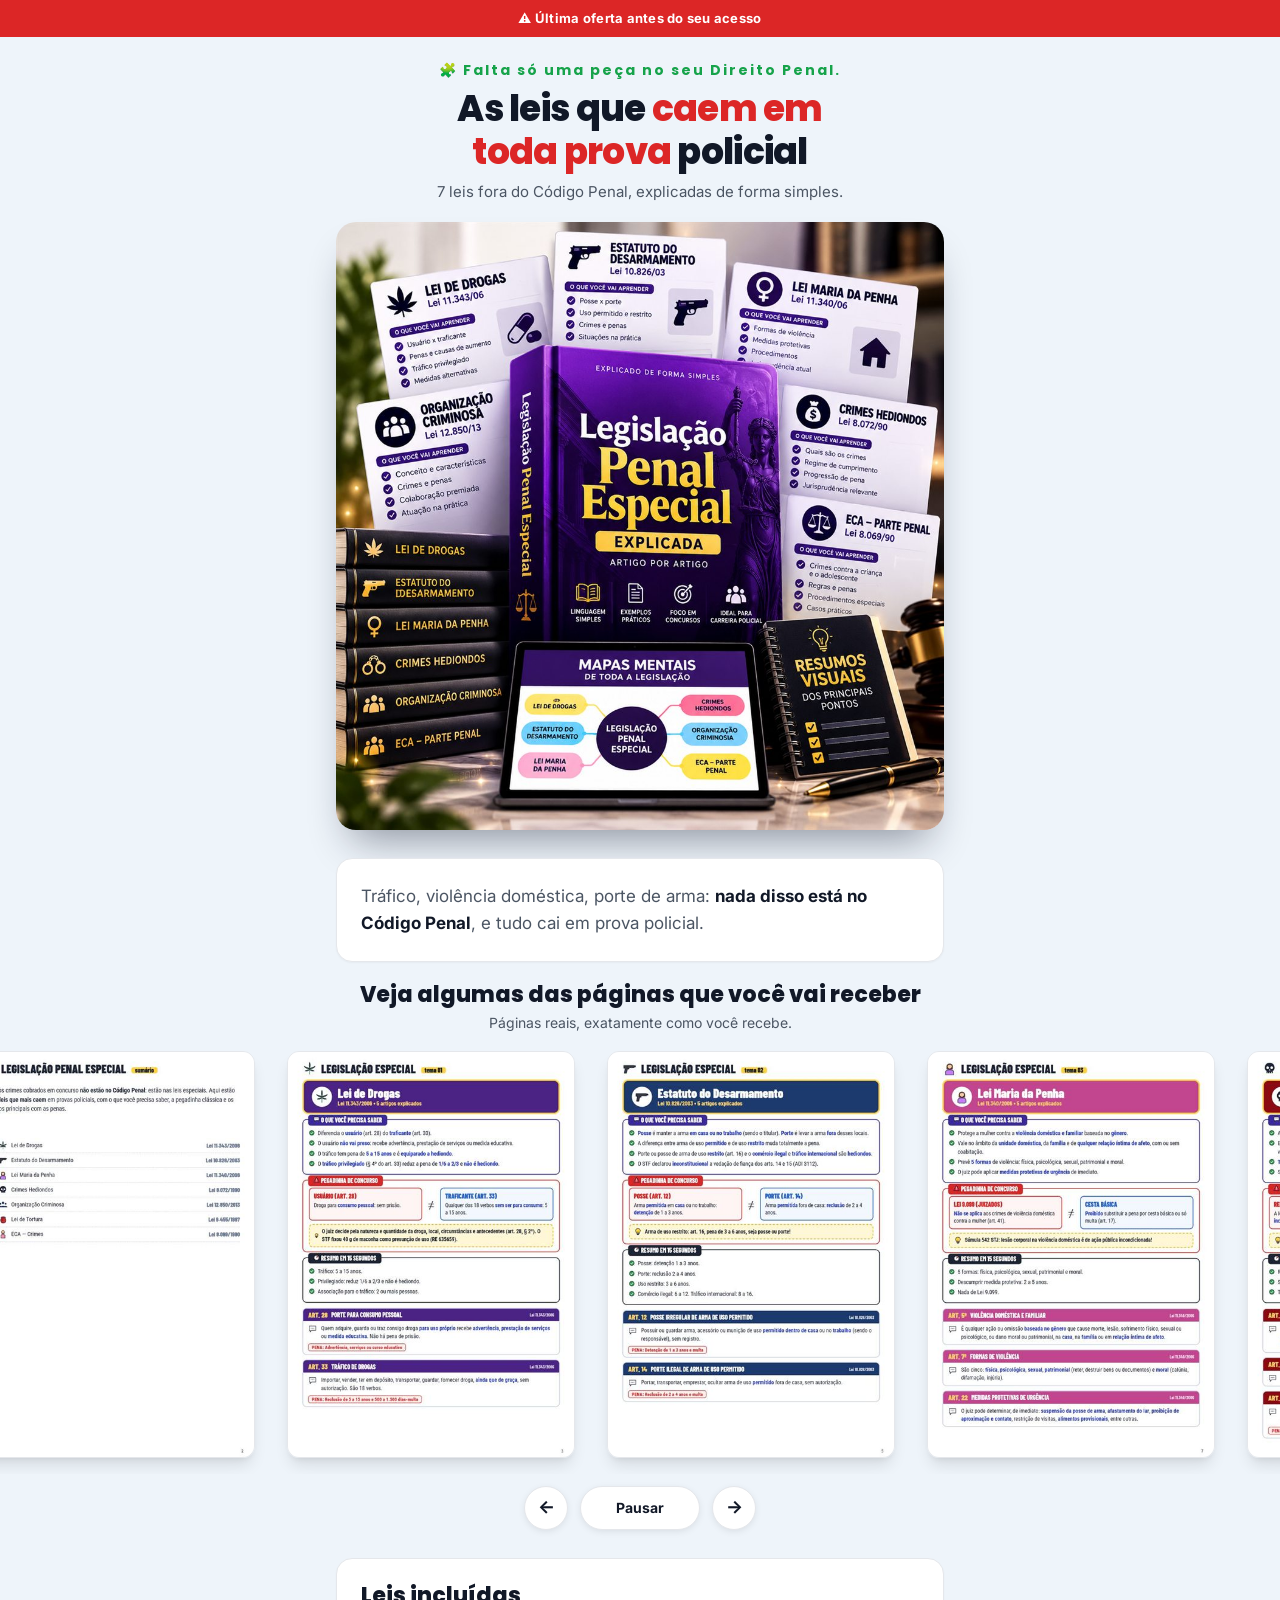
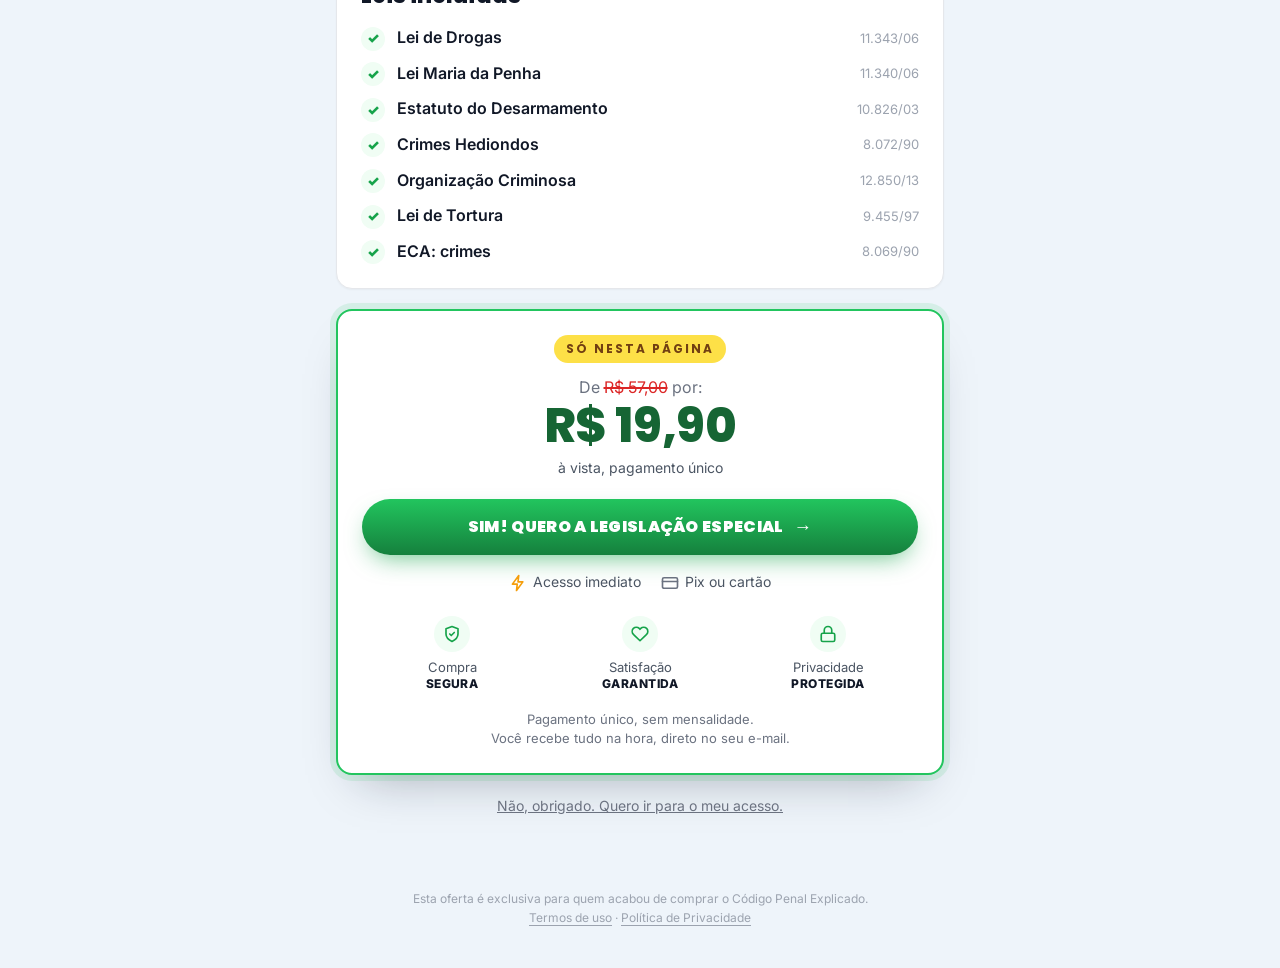
<file: upsell-legislacao.html>
<!DOCTYPE html>
<html lang="pt-BR">
  <head>
    <meta charset="utf-8">
    <meta name="viewport" content="width=device-width, initial-scale=1.0">
    <script src="https://utmizey.com.br/v3/utmizey.js" data-utmizey-id="cf27b322-da27-4d6e-b2ea-458f156b24b7" defer></script>
    <script src="https://utmizey.com.br/v3/pixel.js" data-utmizey-pixel="6fd1f375-8a41-4c3f-b0ee-1b8749f5aa23" defer></script>
    <meta name="robots" content="noindex">
    <link rel="icon" href="img/favicon.svg" type="image/svg+xml">
    <link rel="apple-touch-icon" href="img/apple-touch-icon.png">
    <title>Oferta especial: Legislação Penal Especial</title>
    <link rel="preconnect" href="https://fonts.googleapis.com">
    <link rel="preconnect" href="https://fonts.gstatic.com" crossorigin>
    <link rel="stylesheet" href="https://fonts.googleapis.com/css2?family=Inter:wght@400;500;600;700;800;900&family=Poppins:wght@400;500;600;700;800;900&display=swap">
    <link rel="stylesheet" href="css/funil.css?v=202611062000">
    <link rel="preload" as="image" href="img/kit-legislacao.jpg" fetchpriority="high">
    <script src="js/funil.js?v=202610291830" defer></script>
    <link rel="prefetch" href="obrigado.html">
    <link rel="prefetch" as="image" href="img/obrigado.jpg">
    <script type="speculationrules">{"prefetch": [{"source": "list", "urls": ["obrigado.html"]}]}</script>
  </head>
  <body>
    <div class="faixa">⚠️ Última oferta antes do seu acesso</div>

    <main>
      <header class="topo">
        <p class="pre">🧩 Falta só uma peça no seu Direito Penal.</p>
        <h1>As leis que <mark>caem em toda prova</mark> policial</h1>
        <p class="sub">7 leis fora do Código Penal, explicadas de forma simples.</p>
      </header>

      <img class="foto-produto" fetchpriority="high" src="img/kit-legislacao.jpg" width="1000" height="1000"
           alt="Legislação Penal Especial Explicada: livro, fichas das leis de Drogas, Desarmamento, Maria da Penha, Hediondos, Organização Criminosa, Tortura e ECA, mapas mentais e resumos visuais">

      <section class="card dor">
        <p>Tráfico, violência doméstica, porte de arma: <strong>nada disso está no Código Penal</strong>, e tudo cai em prova policial.</p>
      </section>

      <section class="vitrine">
        <h2>Veja algumas das páginas que você vai receber</h2>
        <p class="vitrine-sub">Páginas reais, exatamente como você recebe.</p>
        <div class="carrossel">
          <div class="carrossel-trilho">
            <img src="img/legislacao-paginas/pagina-02.jpg" width="480" height="680" alt="Sumário com as 7 leis" loading="lazy" decoding="async">
            <img src="img/legislacao-paginas/pagina-03.jpg" width="480" height="680" alt="Página da Lei de Drogas" loading="lazy" decoding="async">
            <img src="img/legislacao-paginas/pagina-05.jpg" width="480" height="680" alt="Página do Estatuto do Desarmamento" loading="lazy" decoding="async">
            <img src="img/legislacao-paginas/pagina-07.jpg" width="480" height="680" alt="Página da Lei Maria da Penha" loading="lazy" decoding="async">
            <img src="img/legislacao-paginas/pagina-09.jpg" width="480" height="680" alt="Página dos Crimes Hediondos" loading="lazy" decoding="async">
            <img src="img/legislacao-paginas/pagina-10.jpg" width="480" height="680" alt="Página da Lei de Organização Criminosa" loading="lazy" decoding="async">
            <img src="img/legislacao-paginas/pagina-11.jpg" width="480" height="680" alt="Página da Lei de Tortura" loading="lazy" decoding="async">
            <img src="img/legislacao-paginas/pagina-12.jpg" width="480" height="680" alt="Página dos crimes do ECA" loading="lazy" decoding="async">
            <img src="img/legislacao-paginas/pagina-14.jpg" width="480" height="680" alt="Tabela de penas" loading="lazy" decoding="async">
            <!-- Cópia para o loop contínuo -->
            <img src="img/legislacao-paginas/pagina-02.jpg" width="480" height="680" alt="" aria-hidden="true" loading="lazy" decoding="async">
            <img src="img/legislacao-paginas/pagina-03.jpg" width="480" height="680" alt="" aria-hidden="true" loading="lazy" decoding="async">
            <img src="img/legislacao-paginas/pagina-05.jpg" width="480" height="680" alt="" aria-hidden="true" loading="lazy" decoding="async">
            <img src="img/legislacao-paginas/pagina-07.jpg" width="480" height="680" alt="" aria-hidden="true" loading="lazy" decoding="async">
            <img src="img/legislacao-paginas/pagina-09.jpg" width="480" height="680" alt="" aria-hidden="true" loading="lazy" decoding="async">
            <img src="img/legislacao-paginas/pagina-10.jpg" width="480" height="680" alt="" aria-hidden="true" loading="lazy" decoding="async">
            <img src="img/legislacao-paginas/pagina-11.jpg" width="480" height="680" alt="" aria-hidden="true" loading="lazy" decoding="async">
            <img src="img/legislacao-paginas/pagina-12.jpg" width="480" height="680" alt="" aria-hidden="true" loading="lazy" decoding="async">
            <img src="img/legislacao-paginas/pagina-14.jpg" width="480" height="680" alt="" aria-hidden="true" loading="lazy" decoding="async">
          </div>
        </div>
      </section>

      <section class="card">
        <h2>Leis incluídas</h2>
        <ul class="lista compacta">
          <li><strong>Lei de Drogas</strong> <small>11.343/06</small></li>
          <li><strong>Lei Maria da Penha</strong> <small>11.340/06</small></li>
          <li><strong>Estatuto do Desarmamento</strong> <small>10.826/03</small></li>
          <li><strong>Crimes Hediondos</strong> <small>8.072/90</small></li>
          <li><strong>Organização Criminosa</strong> <small>12.850/13</small></li>
          <li><strong>Lei de Tortura</strong> <small>9.455/97</small></li>
          <li><strong>ECA: crimes</strong> <small>8.069/90</small></li>
        </ul>
      </section>

      <section class="card oferta">
        <span class="selo">Só nesta página</span>
        <p class="de">De <s>R$ 57,00</s> por:</p>
        <p class="preco">R$ 19,90</p>
        <p class="nota">à vista, pagamento único</p>

        <!-- Se a plataforma tiver upsell de 1 clique (Kiwify/Hotmart), cole o script dela no lugar deste botão. -->
        <a class="btn btn-verde btn-pulso" data-checkout="lpe" href="#">Sim! Quero a Legislação Especial</a>

        <div class="pos">
          <p class="pag"><span><i class="raio"><svg viewBox="0 0 24 24" fill="none" stroke="currentColor" stroke-width="2.2" stroke-linecap="round" stroke-linejoin="round" aria-hidden="true"><path d="M13 2L4.5 13.5H11L10 22l8.5-11.5H12L13 2z"/></svg></i>Acesso imediato</span><span><i><svg viewBox="0 0 24 24" fill="none" stroke="currentColor" stroke-width="2.2" stroke-linecap="round" stroke-linejoin="round" aria-hidden="true"><rect x="2" y="5" width="20" height="14" rx="2"/><path d="M2 10h20"/></svg></i>Pix ou cartão</span></p>
          <div class="selos3">
            <div><span class="ico"><svg viewBox="0 0 24 24" fill="none" stroke="currentColor" stroke-width="2.2" stroke-linecap="round" stroke-linejoin="round" aria-hidden="true"><path d="M12 22s8-4 8-10V5l-8-3-8 3v7c0 6 8 10 8 10z"/><path d="M9 12l2 2 4-4"/></svg></span>Compra<strong>SEGURA</strong></div>
            <div><span class="ico"><svg viewBox="0 0 24 24" fill="none" stroke="currentColor" stroke-width="2.2" stroke-linecap="round" stroke-linejoin="round" aria-hidden="true"><path d="M20.8 4.6a5.5 5.5 0 0 0-7.8 0L12 5.7l-1-1.1a5.5 5.5 0 0 0-7.8 7.8l1 1.1L12 21l7.8-7.5 1-1.1a5.5 5.5 0 0 0 0-7.8z"/></svg></span>Satisfação<strong>GARANTIDA</strong></div>
            <div><span class="ico"><svg viewBox="0 0 24 24" fill="none" stroke="currentColor" stroke-width="2.2" stroke-linecap="round" stroke-linejoin="round" aria-hidden="true"><rect x="3" y="11" width="18" height="11" rx="2"/><path d="M7 11V7a5 5 0 0 1 10 0v4"/></svg></span>Privacidade<strong>PROTEGIDA</strong></div>
          </div>
          <p class="pos-txt">Pagamento único, sem mensalidade.<br>Você recebe tudo na hora, direto no seu e-mail.</p>
        </div>
      </section>

      <a class="recusar" href="obrigado.html">Não, obrigado. Quero ir para o meu acesso.</a>
    </main>

    <footer>Esta oferta é exclusiva para quem acabou de comprar o Código Penal Explicado.<br><a href="termos-de-uso.html">Termos de uso</a> · <a href="politica-privacidade.html">Política de Privacidade</a></footer>
  </body>
</html>
</file>
<file: css/funil.css>
/* Páginas do funil pós-compra. Segue o visual do site principal. */
:root {
  --fundo: #eef4fa;
  --card: #ffffff;
  --texto: #111827;
  --texto-suave: #4b5563;
  --borda: #e5e7eb;
  --vermelho: #dc2626;
  --vermelho-claro: #fee2e2;
  --verde: #22c55e;
  --verde-escuro: #16a34a;
  --verde-claro: #f0fdf4;
  --azul: #2563eb;
  --amarelo: #fde047;
}

* { box-sizing: border-box; margin: 0; }
[hidden] { display: none !important; }

body {
  background: var(--fundo);
  color: var(--texto);
  font-family: "Inter", -apple-system, BlinkMacSystemFont, "Segoe UI", Roboto, "Helvetica Neue", Arial, sans-serif;
  line-height: 1.5;
  -webkit-font-smoothing: antialiased;
  overflow-x: hidden;
  overflow-x: clip;
}

.faixa {
  background: var(--vermelho);
  color: #fff;
  text-align: center;
  padding: 8px 16px;
  font-size: 13px;
  font-weight: 700;
  letter-spacing: .02em;
}
.faixa.verde { background: var(--verde-escuro); }

.etapas {
  display: flex;
  justify-content: center;
  gap: 6px;
  padding: 10px 16px 4px;
  font-size: 11px;
  font-weight: 700;
  text-transform: uppercase;
  letter-spacing: .04em;
  color: #9ca3af;
  white-space: nowrap;
}
.etapas span { display: flex; align-items: center; gap: 6px; }
.etapas .feita { color: var(--verde-escuro); }
.etapas .atual { color: var(--texto); }
.etapas .sep { color: #d1d5db; }

main {
  max-width: 640px;
  margin: 0 auto;
  padding: 8px 16px 48px;
}

.selo {
  display: inline-block;
  background: var(--amarelo);
  color: #713f12;
  font-size: 12px;
  font-weight: 800;
  text-transform: uppercase;
  letter-spacing: .05em;
  padding: 4px 12px;
  border-radius: 999px;
  margin-bottom: 12px;
}

.topo { text-align: center; margin: 14px 0 18px; }
.topo .pre { color: var(--verde-escuro); font-size: 14px; font-weight: 700; margin-bottom: 6px; }
h1 {
  font-size: clamp(24px, 6.4vw, 36px);
  line-height: 1.15;
  font-weight: 900;
  letter-spacing: -.01em;
  text-wrap: balance;
}
h1 mark { background: none; color: var(--vermelho); }
.topo .sub { color: var(--texto-suave); font-size: 15px; margin-top: 6px; text-wrap: balance; }

h2 {
  font-size: 22px;
  font-weight: 800;
  margin-bottom: 16px;
  text-wrap: balance;
}

.card {
  background: var(--card);
  border: 1px solid var(--borda);
  border-radius: 16px;
  padding: 24px;
  box-shadow: 0 1px 2px rgb(0 0 0 / .04);
  margin-bottom: 20px;
}

.foto-produto {
  display: block;
  width: 100%;
  height: auto;
  margin: 0 auto 28px;
  border-radius: 20px;
  box-shadow: 0 24px 40px -16px rgb(15 23 42 / .45);
}

/* Carrossel de páginas do material: anda devagar sozinho, com setas e pausa (controle em funil.js). */
.vitrine { margin: 8px 0 28px; }
.vitrine h2 { text-align: center; text-wrap: balance; margin-bottom: 4px; }
.vitrine-sub { text-align: center; color: var(--texto-suave); font-size: 14px; margin: 0; }
.carrossel {
  position: relative;
  width: 100vw;
  margin-left: calc(50% - 50vw);
  padding: 12px 0 8px;
}
.carrossel-trilho {
  display: flex;
  gap: 16px;
  overflow-x: auto;
  padding: 4px 16px 16px;
  scrollbar-width: none;
  -webkit-overflow-scrolling: touch;
}
.carrossel-trilho::-webkit-scrollbar { display: none; }
.carrossel-trilho img {
  width: 240px;
  height: auto;
  flex: none;
  border-radius: 12px;
  border: 1px solid var(--borda);
  box-shadow: 0 10px 15px -3px rgb(0 0 0 / .1), 0 4px 6px -4px rgb(0 0 0 / .1);
  user-select: none;
}
.carrossel-ctrl { display: flex; justify-content: center; align-items: center; gap: 12px; margin-top: 4px; }
.carrossel-ctrl button {
  height: 44px;
  border-radius: 999px;
  background: #fff;
  border: 1px solid var(--borda);
  box-shadow: 0 2px 8px -2px rgb(0 0 0 / .12);
  color: #111827;
  font: inherit;
  font-weight: 700;
  cursor: pointer;
}
.carrossel-ctrl .seta { width: 44px; font-size: 18px; }
.carrossel-ctrl .pausa { padding: 0 22px; font-size: 14px; min-width: 120px; }
.carrossel-ctrl button:active { transform: scale(.96); }
@media (min-width: 768px) {
  .carrossel-trilho { gap: 32px; }
  .carrossel-trilho img { width: 288px; }
}


/* Capa do produto feita em CSS, usada enquanto a página não tem foto. */
.capa {
  width: 190px;
  aspect-ratio: 3 / 4;
  margin: 0 auto 28px;
  border-radius: 6px 14px 14px 6px;
  padding: 22px 18px;
  display: flex;
  flex-direction: column;
  justify-content: space-between;
  color: #fff;
  background: linear-gradient(150deg, #1e3a8a, #0f172a);
  box-shadow: inset 8px 0 0 rgb(0 0 0 / .25), 0 18px 30px -10px rgb(15 23 42 / .55);
  transform: rotate(-3deg);
}
.capa.roxa { background: linear-gradient(150deg, #6d28d9, #1e1b4b); box-shadow: inset 8px 0 0 rgb(0 0 0 / .25), 0 18px 30px -10px rgb(30 27 75 / .55); }
.capa .capa-tag { font-size: 10px; font-weight: 800; letter-spacing: .12em; text-transform: uppercase; opacity: .75; }
.capa .capa-titulo { font-size: 22px; font-weight: 900; line-height: 1.05; }
.capa .capa-titulo small { display: block; font-size: 12px; font-weight: 700; margin-top: 8px; color: var(--amarelo); }
.capa .capa-rodape { font-size: 10px; font-weight: 700; opacity: .7; }

.lista { list-style: none; padding: 0; display: grid; gap: 14px; }
.lista li { display: flex; gap: 12px; align-items: flex-start; }
.lista li::before {
  content: "✓";
  flex: none;
  width: 24px;
  height: 24px;
  border-radius: 999px;
  background: var(--verde-claro);
  color: var(--verde-escuro);
  font-weight: 900;
  font-size: 14px;
  display: grid;
  place-items: center;
  margin-top: 1px;
}
.lista strong { display: block; }
.lista span { color: var(--texto-suave); font-size: 15px; }
.lista.compacta { gap: 10px; }
.lista.compacta li { align-items: center; }
.lista.compacta strong { font-weight: 600; }
.lista small { margin-left: auto; padding-left: 8px; color: #9ca3af; font-size: 13px; white-space: nowrap; }

.dor { color: var(--texto-suave); font-size: 17px; }
.dor p + p { margin-top: 12px; }
.dor strong { color: var(--texto); }

.oferta {
  text-align: center;
  border: 2px dashed var(--verde);
  background: var(--verde-claro);
}
.oferta .de { color: #6b7280; font-size: 16px; }
.oferta .de s { color: #dc2626; text-decoration-thickness: 2px; }
.oferta .por { font-size: 15px; font-weight: 700; color: var(--texto-suave); margin-top: 4px; }
.oferta .preco { font-family: "Poppins", "Inter", sans-serif; font-size: 48px; font-weight: 800; line-height: 1.1; color: #166534; letter-spacing: -.01em; }
.oferta .nota { font-size: 14px; color: var(--texto-suave); margin: 4px 0 20px; }

.btn {
  display: block;
  width: 100%;
  text-align: center;
  text-decoration: none;
  font-weight: 900;
  text-transform: uppercase;
  letter-spacing: .03em;
  border-radius: 999px;
  transition: filter .2s, box-shadow .2s;
}
.btn-verde {
  display: flex;
  align-items: center;
  justify-content: center;
  gap: 10px;
  background: linear-gradient(180deg, #22c55e, #15803d);
  color: #fff;
  font-size: 16px;
  font-weight: 800;
  line-height: 1.25;
  padding: 18px 20px;
  box-shadow: 0 10px 24px -8px rgb(22 163 74 / .65);
}
.btn-verde:not(.btn-pequeno)::after { content: "→"; font-size: 1.15em; line-height: 1; }
.btn-verde:hover { filter: brightness(1.07); }
.btn-pequeno { width: auto; font-size: 14px; padding: 10px 18px; }
/* Brilho verde suave e "respiração" lenta nos botões de compra */
.btn-verde:not(.btn-pequeno) { animation: respira 3.2s ease-in-out infinite; }
.btn-verde:not(.btn-pequeno):hover { animation-play-state: paused; }
@keyframes respira {
  0%, 100% { transform: scale(1); filter: drop-shadow(0 6px 14px rgb(34 197 94 / .28)); }
  50% { transform: scale(1.02); filter: drop-shadow(0 10px 24px rgb(34 197 94 / .5)); }
}
@media (prefers-reduced-motion: reduce) { .btn-verde:not(.btn-pequeno) { animation: none; filter: drop-shadow(0 6px 14px rgb(34 197 94 / .35)); } }

.recusar {
  display: block;
  text-align: center;
  margin-top: 18px;
  color: #6b7280;
  font-size: 14px;
  text-decoration: underline;
}
.recusar:hover { color: var(--texto); }

.seguro { display: flex; justify-content: center; gap: 16px; flex-wrap: wrap; margin-top: 16px; font-size: 13px; color: var(--texto-suave); }

.garantia { display: flex; gap: 16px; align-items: center; }
.garantia .icone { flex: none; width: 64px; height: 64px; border-radius: 999px; background: #eff6ff; border: 3px solid #dbeafe; display: grid; place-items: center; font-size: 30px; }
.garantia p { color: var(--texto-suave); font-size: 15px; }

.comparativo { display: grid; grid-template-columns: 1fr 1fr; gap: 12px; }
.comparativo > div { border-radius: 12px; padding: 16px; font-size: 15px; }
.comparativo .ruim { background: var(--vermelho-claro); color: #7f1d1d; }
.comparativo .bom { background: var(--verde-claro); color: #14532d; }
.comparativo b { display: block; margin-bottom: 6px; font-size: 13px; text-transform: uppercase; letter-spacing: .04em; }
@media (max-width: 480px) { .comparativo { grid-template-columns: 1fr; } }

.entregas { list-style: none; padding: 0; display: grid; gap: 12px; }
.entrega { display: flex; align-items: center; gap: 12px; padding: 14px; border: 1px solid var(--borda); border-radius: 12px; }
.entrega-icone { font-size: 24px; }
.entrega-nome { flex: 1; font-weight: 700; }
@media (max-width: 420px) { .entrega { flex-wrap: wrap; } .entrega .btn { width: 100%; } }

.btn-zap { background: #25d366; color: #fff; box-shadow: 0 4px 0 #128c7e; font-size: 16px; padding: 14px; margin-top: 16px; }

footer { text-align: center; font-size: 12px; color: #9ca3af; padding: 24px 16px 40px; }

/* Passo a passo da página de obrigado */
.passos { list-style: none; padding: 0; display: grid; gap: 14px; counter-reset: passo; }
.passos li { position: relative; padding-left: 44px; color: var(--texto-suave); font-size: 15px; counter-increment: passo; }
.passos li::before {
  content: counter(passo);
  position: absolute; left: 0; top: -1px;
  width: 30px; height: 30px; border-radius: 999px;
  background: var(--verde-claro); color: var(--verde-escuro);
  font-weight: 900; font-size: 14px; display: grid; place-items: center;
}
.passos strong { display: block; color: var(--texto); font-size: 16px; }

footer a { color: inherit; text-decoration: underline; text-underline-offset: 3px; }

/* Página de política de privacidade */
.legal { max-width: 720px; padding-top: 28px; }
.legal .voltar { display: inline-block; font-size: 14px; color: var(--texto-suave); margin-bottom: 18px; }
.legal h1 { margin-bottom: 4px; }
.legal .atualizada { color: #9ca3af; font-size: 13px; margin-bottom: 20px; }
.legal h2 { font-size: 18px; margin: 28px 0 8px; }
.legal p, .legal li { color: var(--texto-suave); font-size: 15px; line-height: 1.65; }
.legal ul { padding-left: 20px; display: grid; gap: 6px; }
.legal strong { color: var(--texto); }
.legal a { color: var(--azul); }

/* Card de oferta no mesmo estilo do Premium da página principal */
.oferta { background: #fff; border: 2px solid var(--verde); box-shadow: 0 0 0 6px rgb(34 197 94 / .12), 0 24px 48px -24px rgb(15 23 42 / .35); }
.oferta .pos { text-align: center; }
.oferta .pag { display: flex; justify-content: center; gap: 20px; margin: 16px 0 22px; font-size: 14px; color: var(--texto-suave); }
.oferta .pag span { display: inline-flex; align-items: center; gap: 6px; }
.oferta .pag i { display: inline-grid; width: 18px; height: 18px; color: #6b7280; }
.oferta .pag i.raio { color: #f59e0b; }
.oferta .pag svg { width: 100%; height: 100%; }
.selos3 { display: grid; grid-template-columns: repeat(3, 1fr); gap: 8px; margin-bottom: 18px; }
.selos3 > div { display: flex; flex-direction: column; align-items: center; gap: 2px; font-size: 13px; color: var(--texto-suave); line-height: 1.2; }
.selos3 strong { font-size: 12px; font-weight: 800; letter-spacing: .04em; color: var(--texto); }
.selos3 .ico { width: 36px; height: 36px; border-radius: 999px; display: grid; place-items: center; background: var(--verde-claro); color: var(--verde-escuro); margin-bottom: 6px; }
.selos3 .ico svg { width: 18px; height: 18px; }
.oferta .pos-txt { font-size: 13px; line-height: 1.5; color: #6b7280; }

/* Tipografia igual a mapa.fluentecomlegenda.com */
body{font-family:Inter,-apple-system,BlinkMacSystemFont,sans-serif;line-height:1.6}
h1,h2,h3,h4{font-family:Poppins,-apple-system,BlinkMacSystemFont,sans-serif;font-weight:800;line-height:1.2}
h1{letter-spacing:-.02em}
.btn,.preco{font-family:Poppins,-apple-system,BlinkMacSystemFont,sans-serif;font-weight:900;letter-spacing:.3px}
.selo,.pre{font-family:Poppins,sans-serif;font-weight:700;letter-spacing:2px}
</file>
